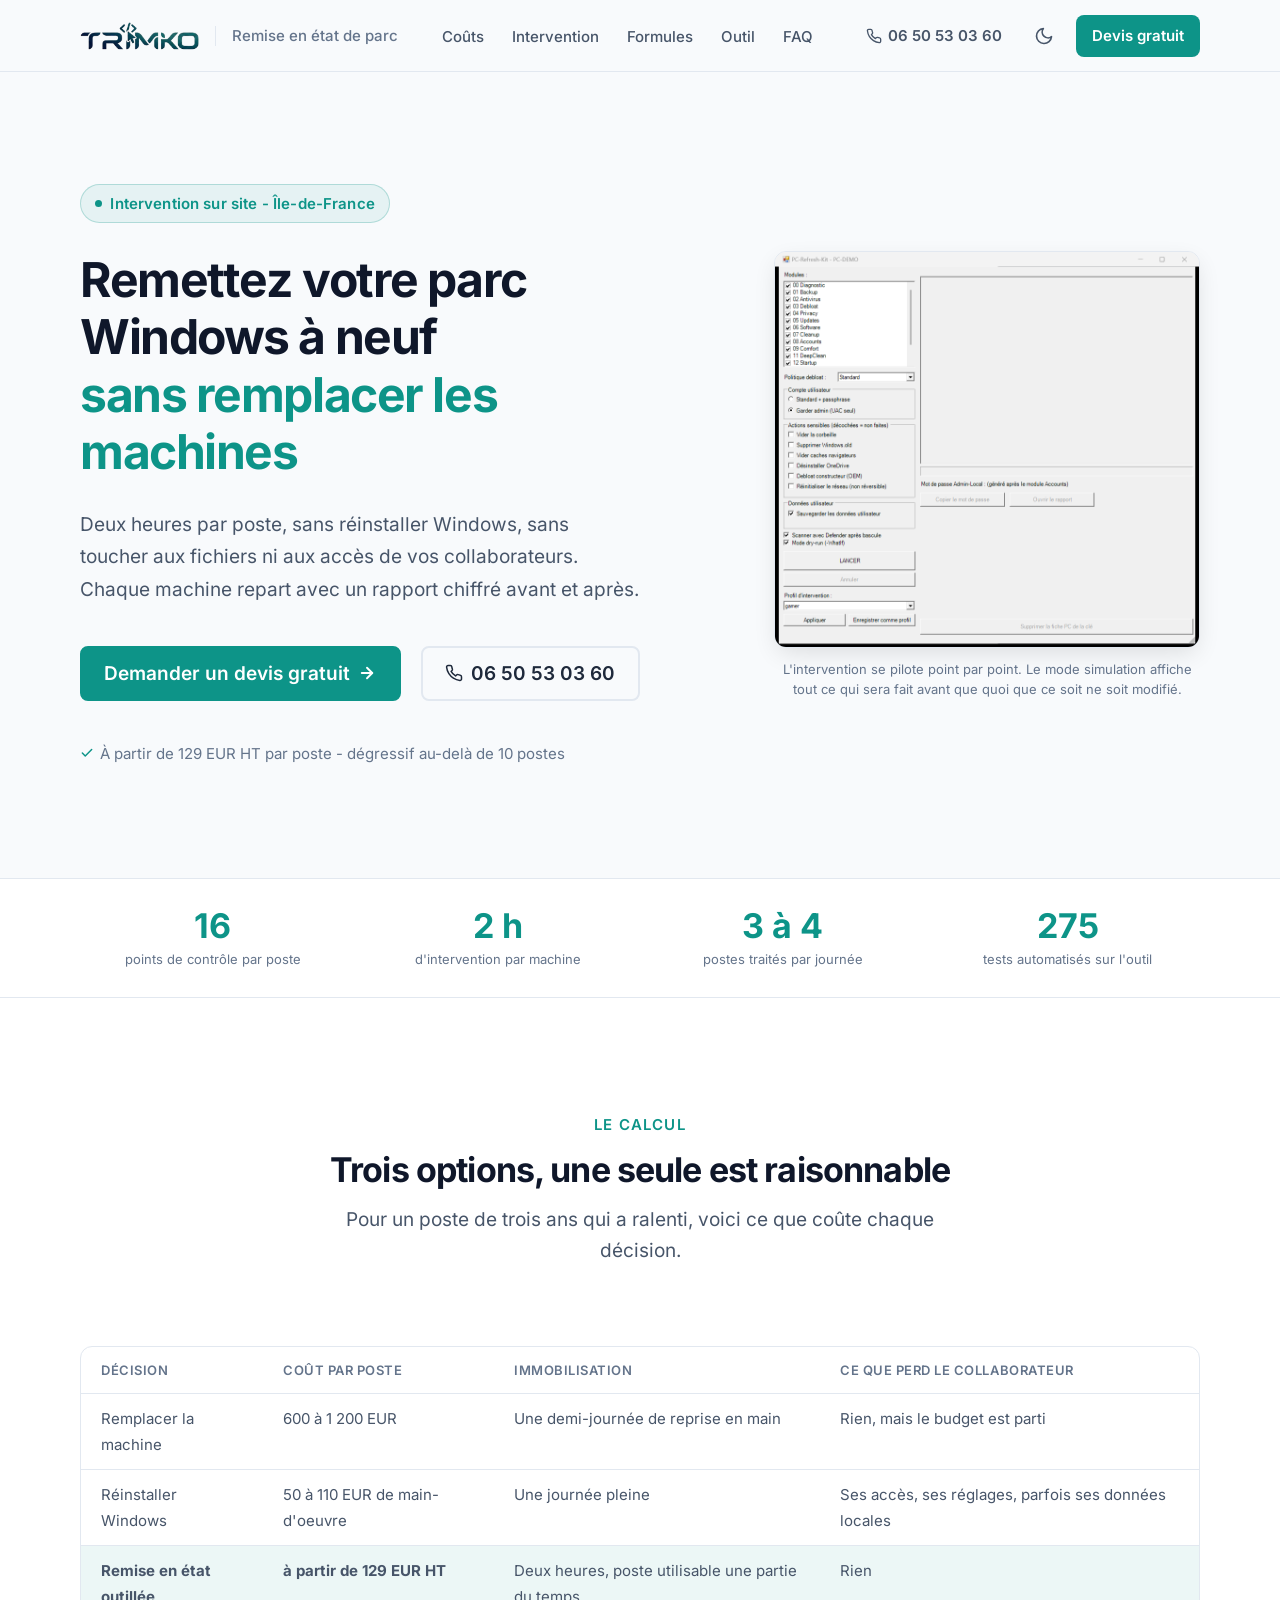
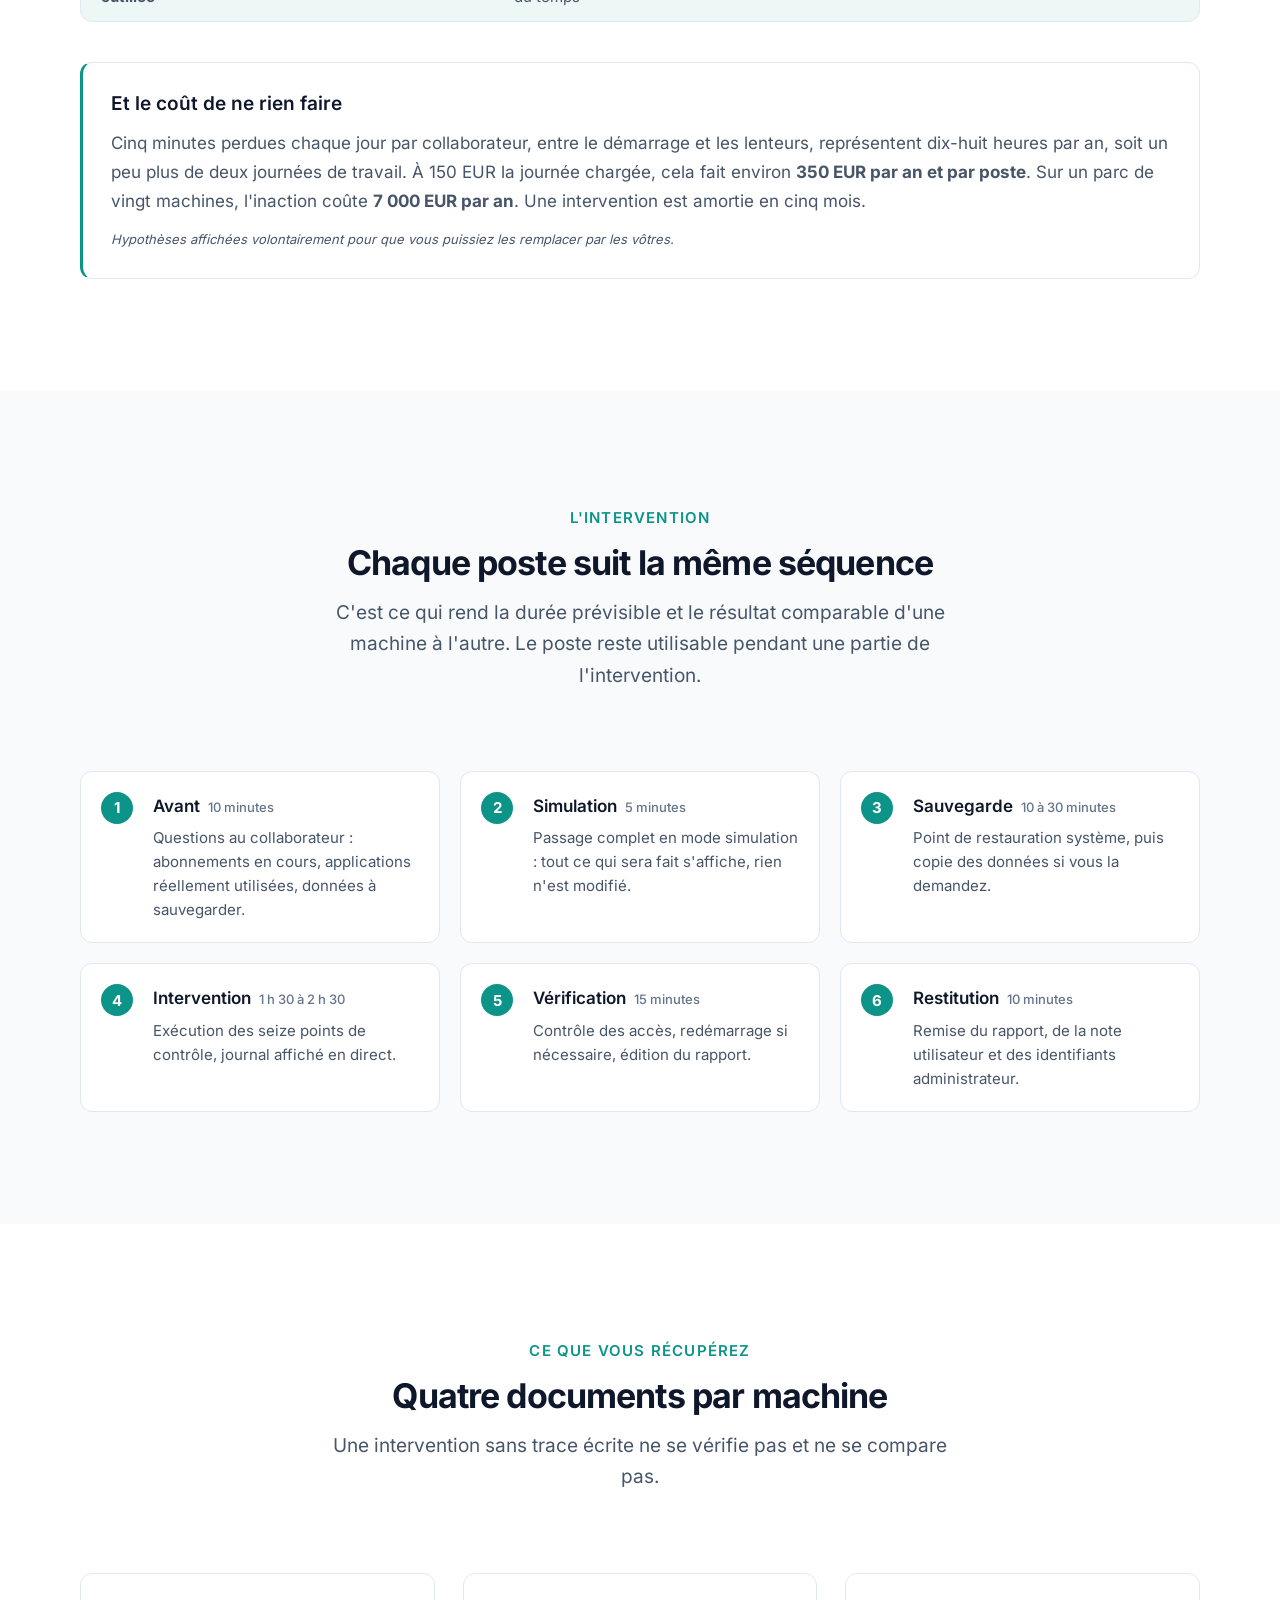
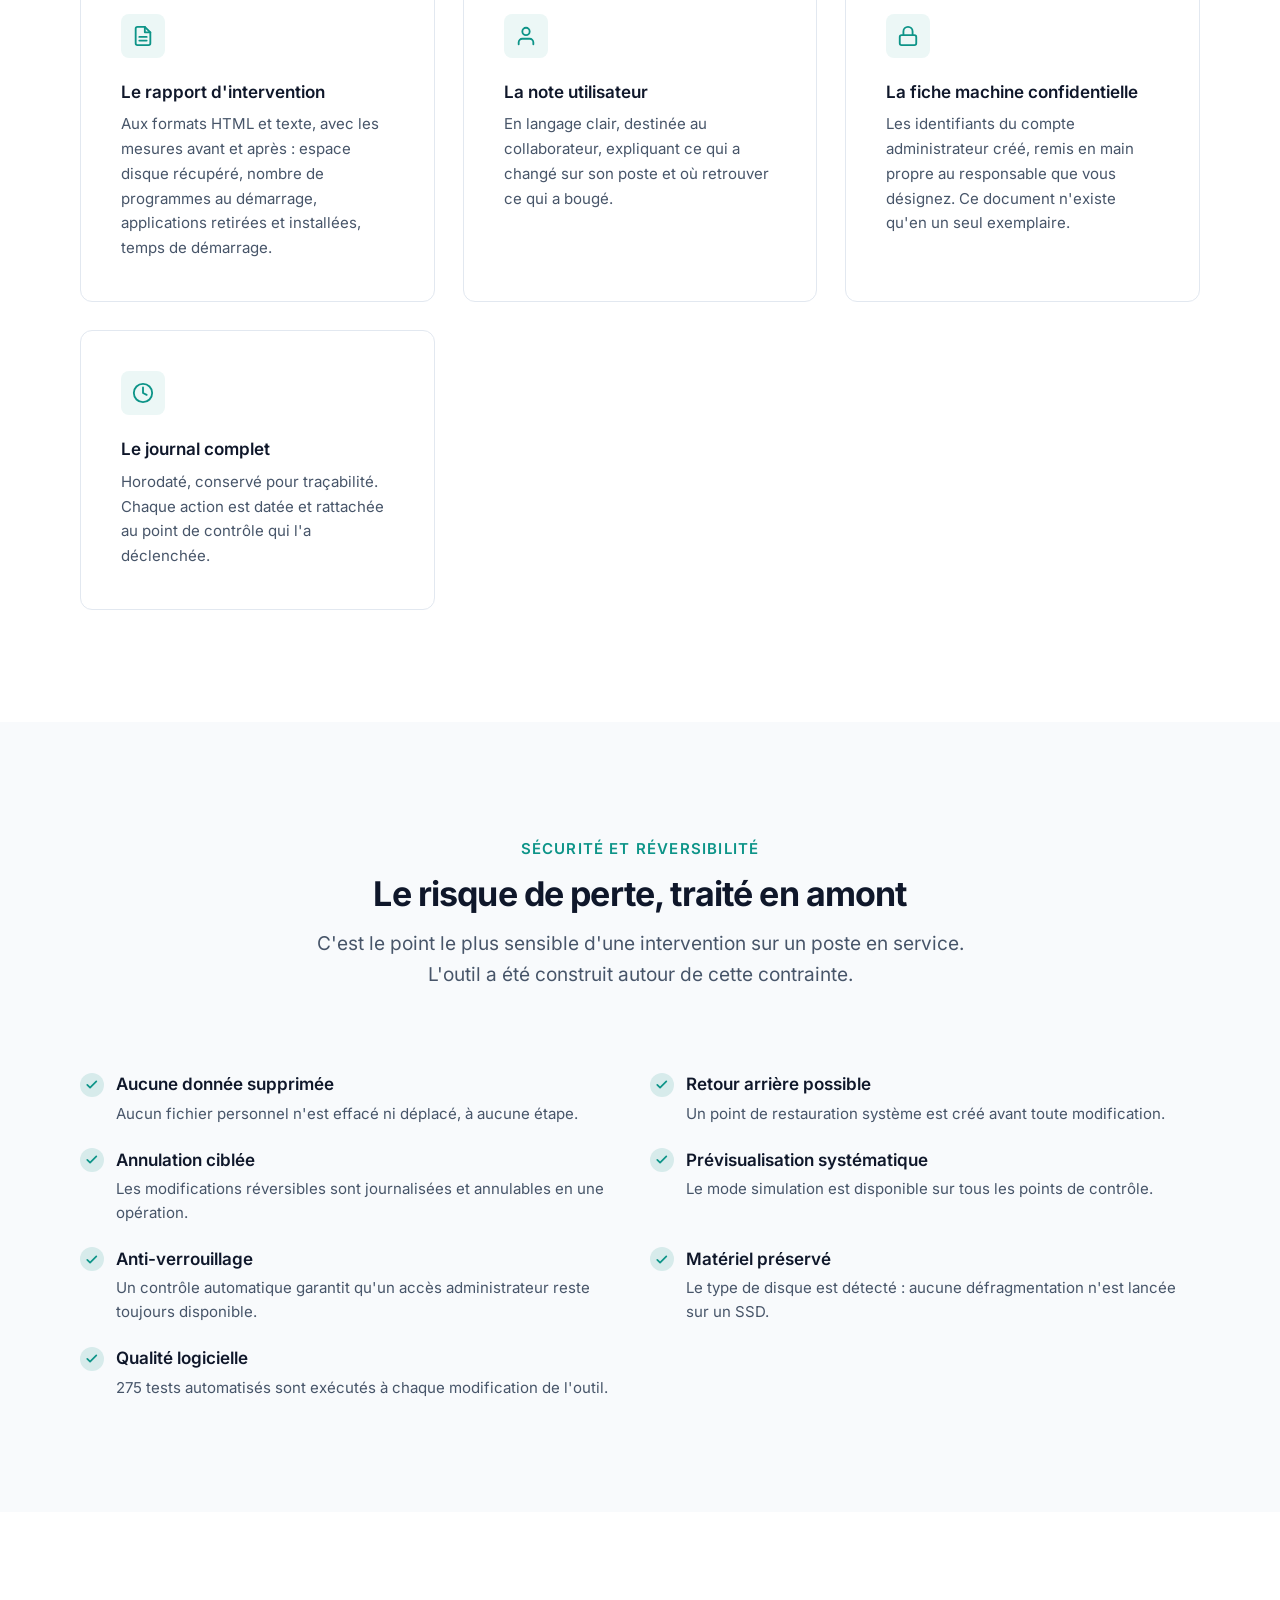
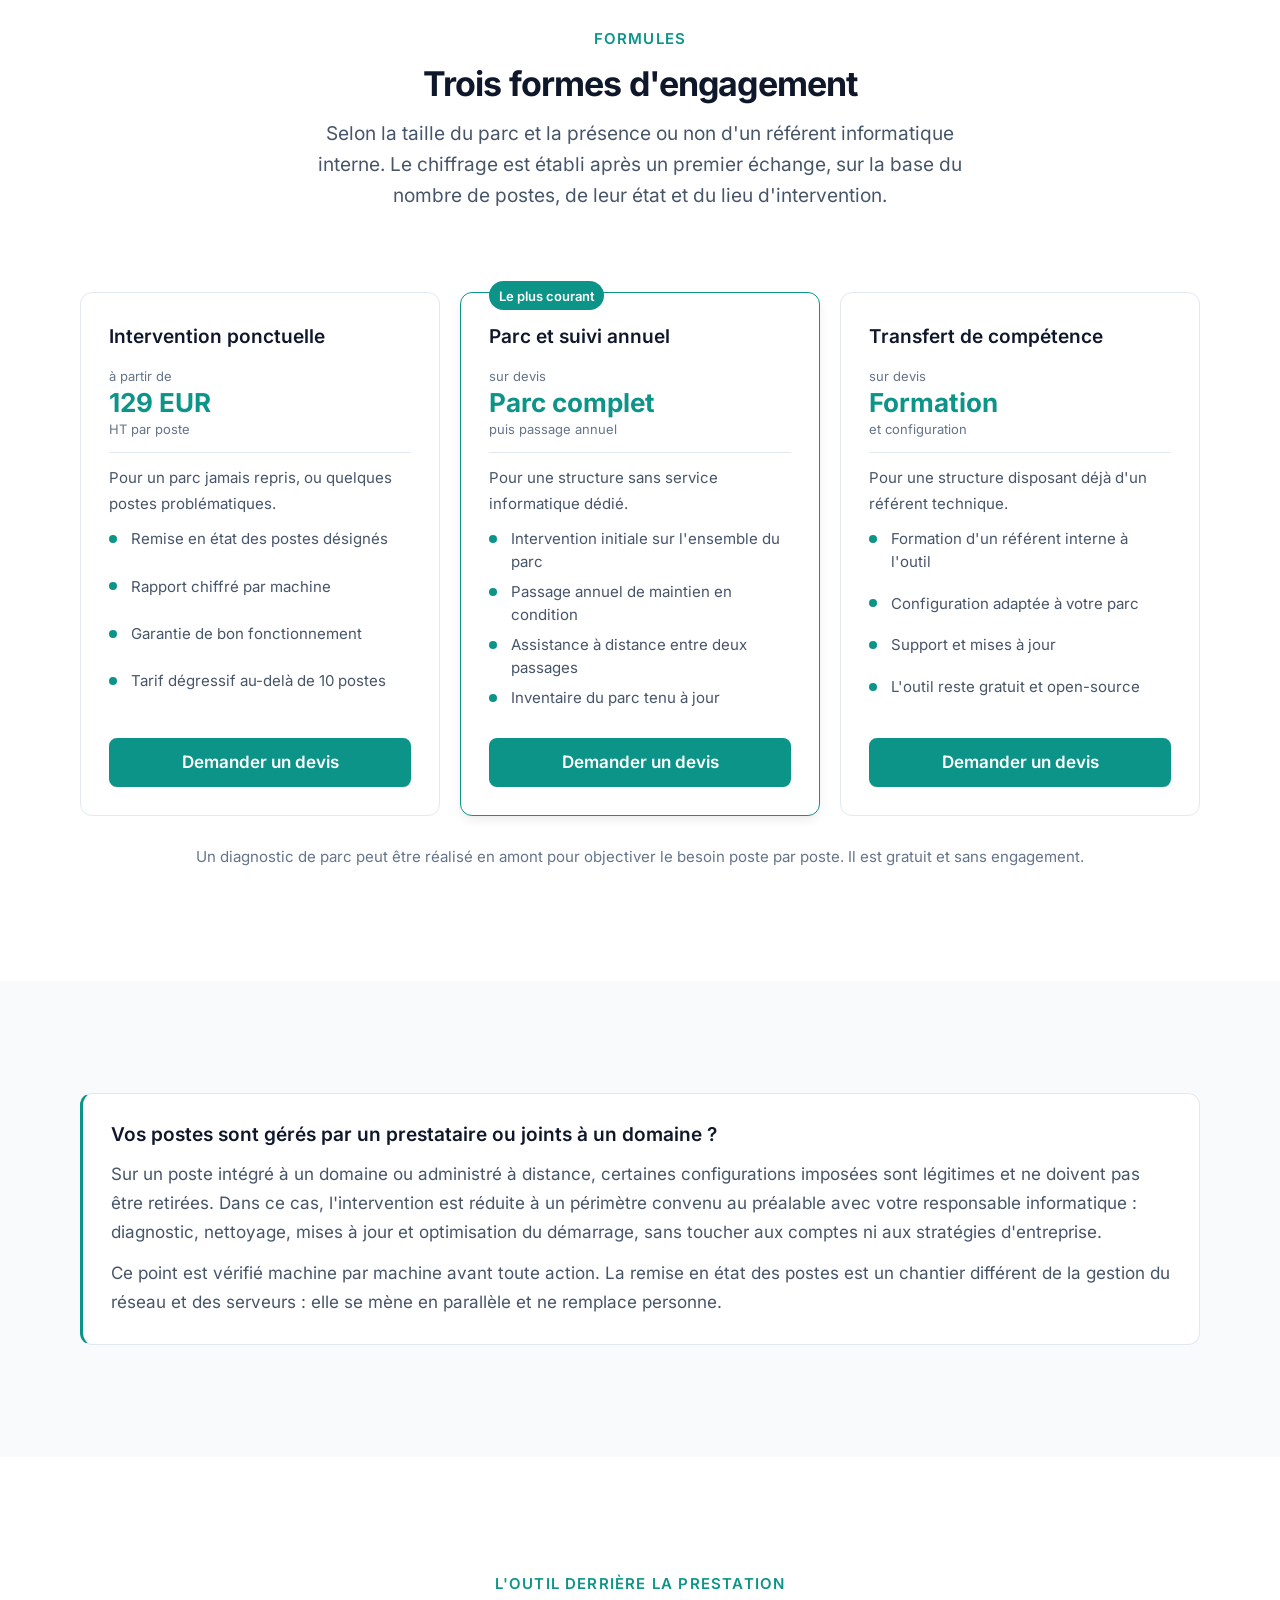
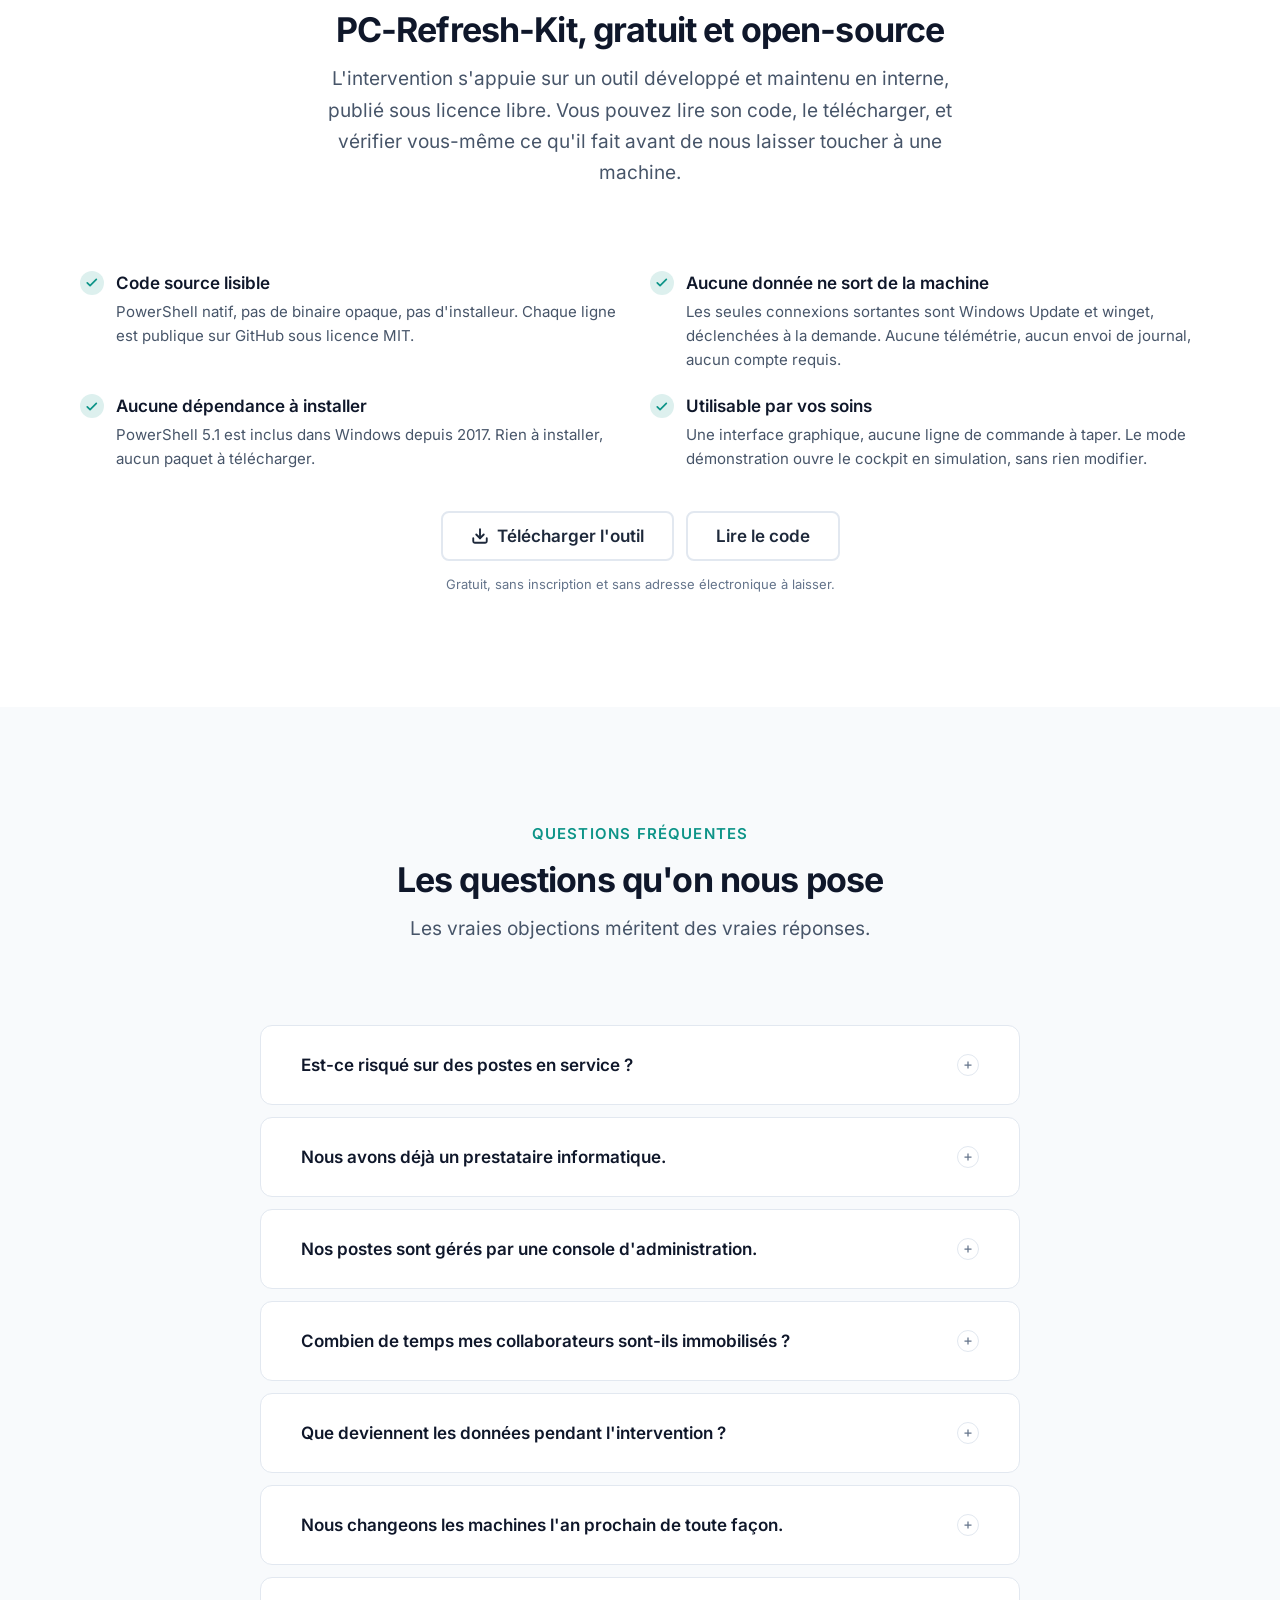
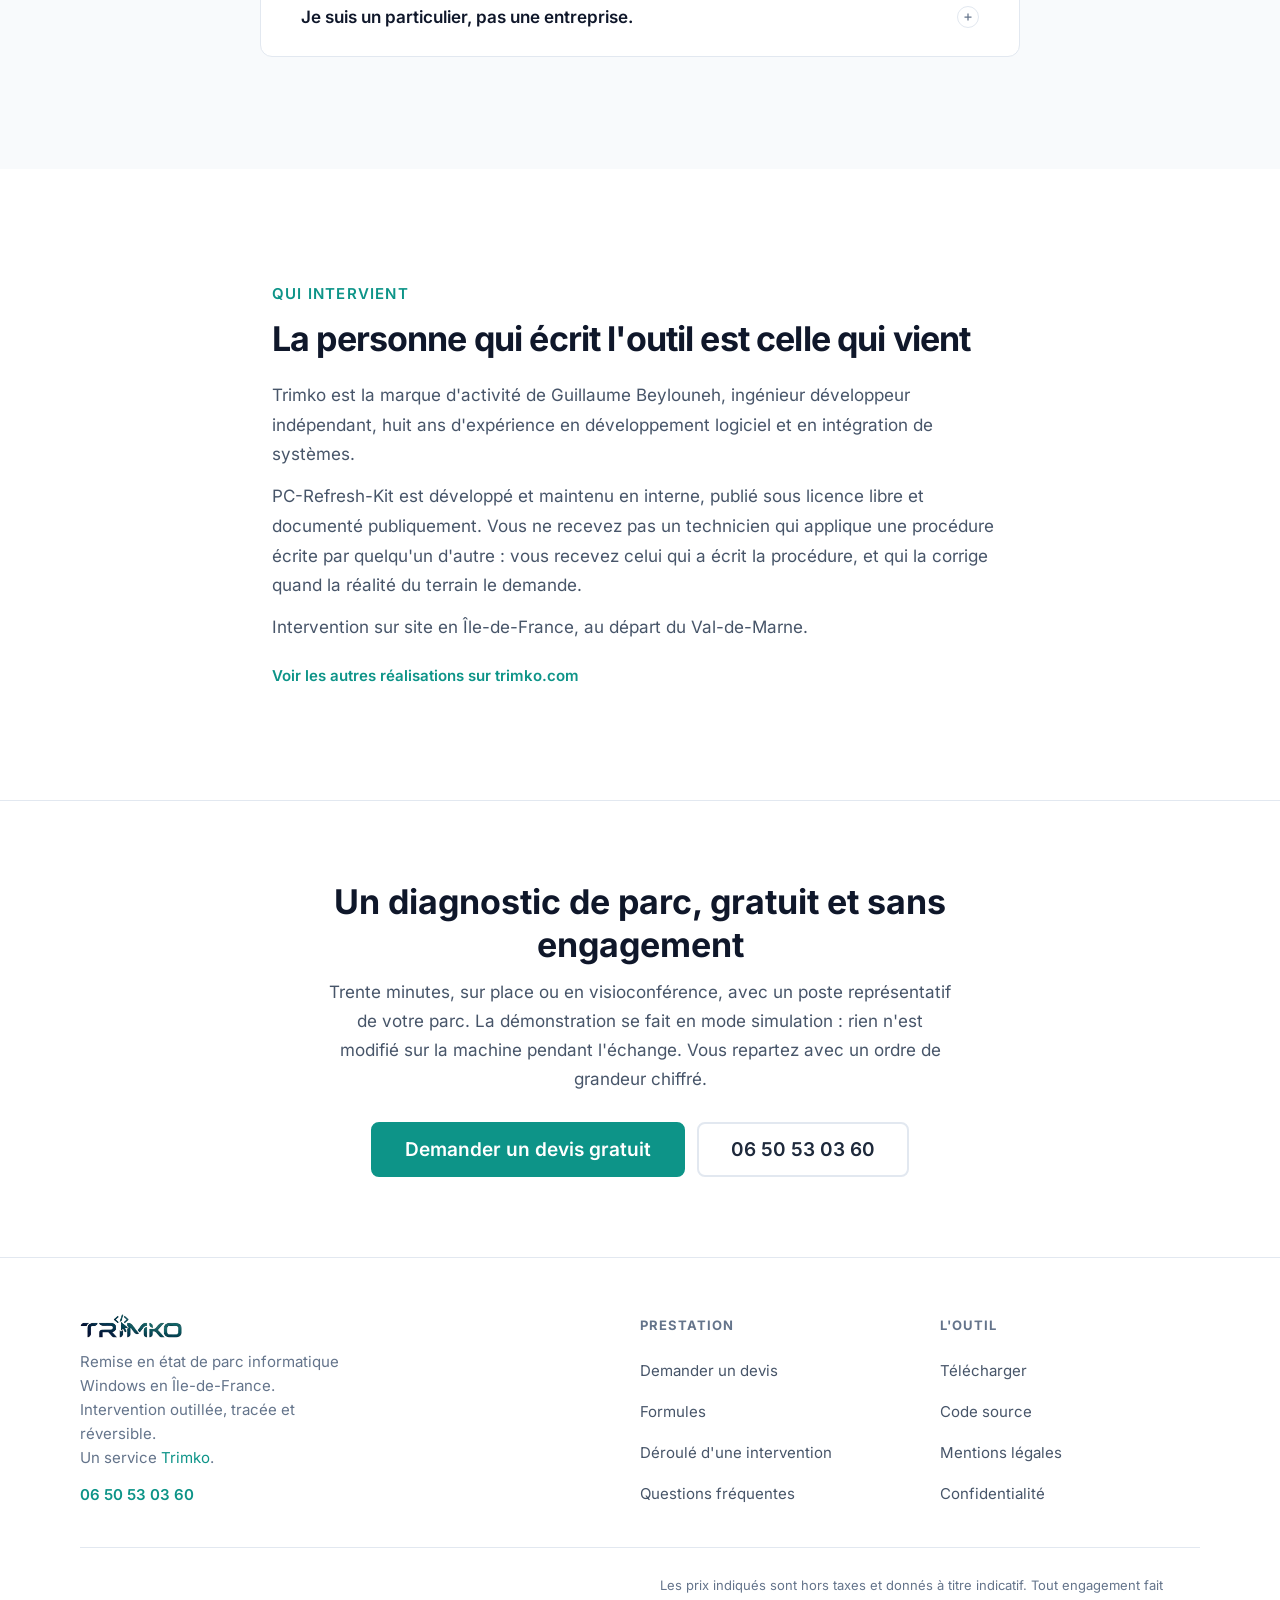
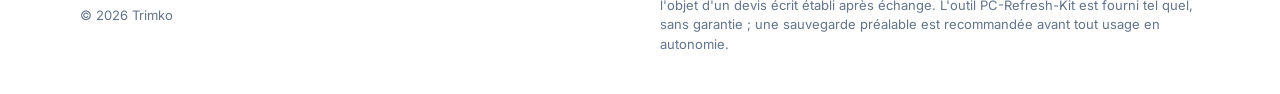
<file: index.html>
<!DOCTYPE html>
<html lang="fr" data-theme="light">
<head>
    <meta charset="UTF-8">
    <meta name="viewport" content="width=device-width, initial-scale=1.0">
    <meta name="description" content="Remise en état de parc informatique Windows en Île-de-France. Deux heures par poste, sans réinstallation, rapport chiffré avant et après. À partir de 129 EUR HT par poste.">
    <meta name="keywords" content="remise en état parc informatique, optimisation poste de travail entreprise, nettoyage PC professionnel, maintenance informatique TPE, prestataire informatique Val-de-Marne">
    <meta name="robots" content="index, follow">
    <meta name="author" content="Trimko">

    <!-- Open Graph -->
    <meta property="og:title" content="Remise en état de parc Windows sans remplacer les machines - Trimko">
    <meta property="og:description" content="Deux heures par poste, sans réinstallation, sans toucher aux fichiers ni aux accès. Rapport chiffré avant et après. À partir de 129 EUR HT par poste.">
    <meta property="og:url" content="https://kit.trimko.com/">
    <meta property="og:type" content="website">
    <meta property="og:site_name" content="Trimko">
    <meta property="og:locale" content="fr_FR">
    <meta property="og:image" content="https://kit.trimko.com/img/og-cover.png">
    <meta property="og:image:width" content="1200">
    <meta property="og:image:height" content="630">
    <meta property="og:image:alt" content="Remettez votre parc Windows à neuf sans le remplacer">

    <!-- Twitter Card -->
    <meta name="twitter:card" content="summary_large_image">
    <meta name="twitter:title" content="Remise en état de parc Windows sans remplacer les machines">
    <meta name="twitter:description" content="Deux heures par poste, rapport chiffré avant et après. À partir de 129 EUR HT par poste.">
    <meta name="twitter:image" content="https://kit.trimko.com/img/og-cover.png">

    <link rel="canonical" href="https://kit.trimko.com/">
    <link rel="icon" type="image/svg+xml" href="favicon.svg">
    <link rel="stylesheet" href="css/styles.css">

    <title>Remise en état de parc Windows - Trimko - Île-de-France</title>

    <!-- Applique le thème sauvegardé avant le rendu pour éviter le flash -->
    <script>
        (function () {
            var t = localStorage.getItem('prk-theme') || 'light';
            document.documentElement.setAttribute('data-theme', t);
        })();
    </script>

    <script type="application/ld+json">
    {
      "@context": "https://schema.org",
      "@type": "Service",
      "serviceType": "Remise en état de parc informatique Windows",
      "provider": {
        "@type": "Organization",
        "name": "Trimko",
        "url": "https://trimko.com",
        "telephone": "+33650530360"
      },
      "areaServed": {
        "@type": "AdministrativeArea",
        "name": "Île-de-France"
      },
      "description": "Remise en état de postes Windows en entreprise, sans réinstallation du système et sans modification des fichiers ni des accès des collaborateurs. Rapport chiffré avant et après pour chaque machine.",
      "offers": {
        "@type": "Offer",
        "priceCurrency": "EUR",
        "price": "129",
        "priceSpecification": {
          "@type": "UnitPriceSpecification",
          "price": "129",
          "priceCurrency": "EUR",
          "unitText": "poste",
          "valueAddedTaxIncluded": false
        }
      }
    }
    </script>
</head>
<body>

<!-- ========================================
     Header
======================================== -->
<header class="header" id="site-header">
    <nav class="nav container" aria-label="Navigation principale">
        <a href="/" class="nav__logo" aria-label="Trimko - Accueil">
            <img src="img/logo-trimko.webp" alt="Trimko" class="nav__logo-img nav__logo-img--light" width="400" height="94" loading="eager" fetchpriority="high">
            <img src="img/logo-trimko-dark.webp" alt="Trimko" class="nav__logo-img nav__logo-img--dark" width="400" height="94" loading="eager" fetchpriority="high">
            <span class="nav__logo-sep" aria-hidden="true"></span>
            <span class="nav__logo-text">Remise en état de parc</span>
        </a>

        <ul class="nav__links" role="list">
            <li><a href="#calcul" class="nav__link">Coûts</a></li>
            <li><a href="#deroule" class="nav__link">Intervention</a></li>
            <li><a href="#formules" class="nav__link">Formules</a></li>
            <li><a href="#outil" class="nav__link">Outil</a></li>
            <li><a href="#faq" class="nav__link">FAQ</a></li>
        </ul>

        <div class="nav__actions">
            <a href="tel:+33650530360" class="nav__phone" aria-label="Appeler le 06 50 53 03 60">
                <svg width="16" height="16" viewBox="0 0 24 24" fill="none" stroke="currentColor" stroke-width="2" stroke-linecap="round" stroke-linejoin="round" aria-hidden="true"><path d="M22 16.92v3a2 2 0 0 1-2.18 2 19.79 19.79 0 0 1-8.63-3.07 19.5 19.5 0 0 1-6-6 19.79 19.79 0 0 1-3.07-8.67A2 2 0 0 1 4.11 2h3a2 2 0 0 1 2 1.72 12.84 12.84 0 0 0 .7 2.81 2 2 0 0 1-.45 2.11L8.09 9.91a16 16 0 0 0 6 6l1.27-1.27a2 2 0 0 1 2.11-.45 12.84 12.84 0 0 0 2.81.7A2 2 0 0 1 22 16.92z"/></svg>
                <span class="nav__phone-text">06 50 53 03 60</span>
            </a>

            <button class="theme-toggle" data-theme-toggle aria-label="Changer de thème">
                <!-- Soleil (mode dark actif -> clic passe en light) -->
                <svg class="theme-toggle__icon theme-toggle__icon--sun" width="20" height="20" viewBox="0 0 24 24" fill="none" stroke="currentColor" stroke-width="2" stroke-linecap="round" stroke-linejoin="round" aria-hidden="true">
                    <circle cx="12" cy="12" r="5"/><line x1="12" y1="1" x2="12" y2="3"/><line x1="12" y1="21" x2="12" y2="23"/>
                    <line x1="4.22" y1="4.22" x2="5.64" y2="5.64"/><line x1="18.36" y1="18.36" x2="19.78" y2="19.78"/>
                    <line x1="1" y1="12" x2="3" y2="12"/><line x1="21" y1="12" x2="23" y2="12"/>
                    <line x1="4.22" y1="19.78" x2="5.64" y2="18.36"/><line x1="18.36" y1="5.64" x2="19.78" y2="4.22"/>
                </svg>
                <!-- Lune (mode light actif -> clic passe en dark) -->
                <svg class="theme-toggle__icon theme-toggle__icon--moon" width="20" height="20" viewBox="0 0 24 24" fill="none" stroke="currentColor" stroke-width="2" stroke-linecap="round" stroke-linejoin="round" aria-hidden="true">
                    <path d="M21 12.79A9 9 0 1 1 11.21 3 7 7 0 0 0 21 12.79z"/>
                </svg>
            </button>

            <a href="devis.html" class="btn-header-cta">Devis gratuit</a>
        </div>
    </nav>
</header>

<main id="main-content">

<!-- ========================================
     Hero
======================================== -->
<section class="hero" aria-labelledby="hero-title">
    <div class="container hero__container">

        <div class="hero__content">
            <span class="hero__badge">
                <span class="hero__badge-dot" aria-hidden="true"></span>
                Intervention sur site - Île-de-France
            </span>

            <h1 class="hero__title" id="hero-title">
                Remettez votre parc Windows à neuf<br>
                <span class="hero__title-accent">sans remplacer les machines</span>
            </h1>

            <p class="hero__subtitle">
                Deux heures par poste, sans réinstaller Windows, sans toucher aux fichiers
                ni aux accès de vos collaborateurs. Chaque machine repart avec un rapport
                chiffré avant et après.
            </p>

            <div class="hero__cta">
                <a href="devis.html" class="btn btn--primary btn--lg">
                    Demander un devis gratuit
                    <svg viewBox="0 0 24 24" fill="none" stroke="currentColor" stroke-width="2.5" stroke-linecap="round" stroke-linejoin="round" aria-hidden="true"><line x1="5" y1="12" x2="19" y2="12"/><polyline points="12 5 19 12 12 19"/></svg>
                </a>
                <a href="tel:+33650530360" class="btn btn--outline btn--lg">
                    <svg viewBox="0 0 24 24" fill="none" stroke="currentColor" stroke-width="2" stroke-linecap="round" stroke-linejoin="round" aria-hidden="true"><path d="M22 16.92v3a2 2 0 0 1-2.18 2 19.79 19.79 0 0 1-8.63-3.07 19.5 19.5 0 0 1-6-6 19.79 19.79 0 0 1-3.07-8.67A2 2 0 0 1 4.11 2h3a2 2 0 0 1 2 1.72 12.84 12.84 0 0 0 .7 2.81 2 2 0 0 1-.45 2.11L8.09 9.91a16 16 0 0 0 6 6l1.27-1.27a2 2 0 0 1 2.11-.45 12.84 12.84 0 0 0 2.81.7A2 2 0 0 1 22 16.92z"/></svg>
                    06 50 53 03 60
                </a>
            </div>

            <p class="hero__note">
                <svg viewBox="0 0 24 24" fill="none" stroke="currentColor" stroke-width="2.5" stroke-linecap="round" stroke-linejoin="round" aria-hidden="true"><polyline points="20 6 9 17 4 12"/></svg>
                À partir de 129 EUR HT par poste - dégressif au-delà de 10 postes
            </p>
        </div>

        <div class="hero__visual">
            <figure class="hero__figure">
                <img src="img/gui-cockpit.png"
                     alt="Écran de pilotage de l'intervention : liste des points de contrôle, mode simulation activé, journal d'exécution en direct"
                     width="900" height="840" loading="eager" decoding="async" fetchpriority="high">
                <figcaption>
                    L'intervention se pilote point par point. Le mode simulation affiche
                    tout ce qui sera fait avant que quoi que ce soit ne soit modifié.
                </figcaption>
            </figure>
        </div>

    </div>
</section>

<!-- ========================================
     Bandeau de chiffres
======================================== -->
<section class="stat-band" aria-label="Chiffres clés de l'intervention">
    <div class="container stat-band__grid">
        <div class="stat">
            <span class="stat__value">16</span>
            <span class="stat__label">points de contrôle par poste</span>
        </div>
        <div class="stat">
            <span class="stat__value">2 h</span>
            <span class="stat__label">d'intervention par machine</span>
        </div>
        <div class="stat">
            <span class="stat__value">3 à 4</span>
            <span class="stat__label">postes traités par journée</span>
        </div>
        <div class="stat">
            <span class="stat__value">275</span>
            <span class="stat__label">tests automatisés sur l'outil</span>
        </div>
    </div>
</section>

<!-- ========================================
     Le calcul
======================================== -->
<section id="calcul" class="section section--alt" aria-labelledby="calcul-title">
    <div class="container">
        <header class="section__header">
            <span class="section__eyebrow">Le calcul</span>
            <h2 class="section__title" id="calcul-title">Trois options, une seule est raisonnable</h2>
            <p class="section__subtitle">
                Pour un poste de trois ans qui a ralenti, voici ce que coûte chaque décision.
            </p>
        </header>

        <div class="compare-wrapper" role="region" aria-label="Comparaison du coût des trois options">
            <table class="compare-table">
                <thead>
                    <tr>
                        <th scope="col">Décision</th>
                        <th scope="col">Coût par poste</th>
                        <th scope="col">Immobilisation</th>
                        <th scope="col">Ce que perd le collaborateur</th>
                    </tr>
                </thead>
                <tbody>
                    <tr>
                        <td data-label="Décision">Remplacer la machine</td>
                        <td data-label="Coût par poste">600 à 1 200 EUR</td>
                        <td data-label="Immobilisation">Une demi-journée de reprise en main</td>
                        <td data-label="Ce qu'il perd">Rien, mais le budget est parti</td>
                    </tr>
                    <tr>
                        <td data-label="Décision">Réinstaller Windows</td>
                        <td data-label="Coût par poste">50 à 110 EUR de main-d'oeuvre</td>
                        <td data-label="Immobilisation">Une journée pleine</td>
                        <td data-label="Ce qu'il perd">Ses accès, ses réglages, parfois ses données locales</td>
                    </tr>
                    <tr class="compare-table__row--highlight">
                        <td data-label="Décision"><strong>Remise en état outillée</strong></td>
                        <td data-label="Coût par poste"><strong>à partir de 129 EUR HT</strong></td>
                        <td data-label="Immobilisation">Deux heures, poste utilisable une partie du temps</td>
                        <td data-label="Ce qu'il perd">Rien</td>
                    </tr>
                </tbody>
            </table>
        </div>

        <aside class="callout">
            <h3 class="callout__title">Et le coût de ne rien faire</h3>
            <p>
                Cinq minutes perdues chaque jour par collaborateur, entre le démarrage et
                les lenteurs, représentent dix-huit heures par an, soit un peu plus de deux
                journées de travail. À 150 EUR la journée chargée, cela fait environ
                <strong>350 EUR par an et par poste</strong>. Sur un parc de vingt machines,
                l'inaction coûte <strong>7 000 EUR par an</strong>. Une intervention est
                amortie en cinq mois.
            </p>
            <p class="callout__note">
                Hypothèses affichées volontairement pour que vous puissiez les remplacer par
                les vôtres.
            </p>
        </aside>
    </div>
</section>

<!-- ========================================
     Déroulé
======================================== -->
<section id="deroule" class="section" aria-labelledby="deroule-title">
    <div class="container">
        <header class="section__header">
            <span class="section__eyebrow">L'intervention</span>
            <h2 class="section__title" id="deroule-title">Chaque poste suit la même séquence</h2>
            <p class="section__subtitle">
                C'est ce qui rend la durée prévisible et le résultat comparable d'une machine
                à l'autre. Le poste reste utilisable pendant une partie de l'intervention.
            </p>
        </header>

        <ol class="steps" role="list">
            <li class="step">
                <span class="step__num" aria-hidden="true">1</span>
                <div class="step__body">
                    <h3 class="step__title">Avant<span class="step__time">10 minutes</span></h3>
                    <p class="step__text">Questions au collaborateur : abonnements en cours, applications réellement utilisées, données à sauvegarder.</p>
                </div>
            </li>
            <li class="step">
                <span class="step__num" aria-hidden="true">2</span>
                <div class="step__body">
                    <h3 class="step__title">Simulation<span class="step__time">5 minutes</span></h3>
                    <p class="step__text">Passage complet en mode simulation : tout ce qui sera fait s'affiche, rien n'est modifié.</p>
                </div>
            </li>
            <li class="step">
                <span class="step__num" aria-hidden="true">3</span>
                <div class="step__body">
                    <h3 class="step__title">Sauvegarde<span class="step__time">10 à 30 minutes</span></h3>
                    <p class="step__text">Point de restauration système, puis copie des données si vous la demandez.</p>
                </div>
            </li>
            <li class="step">
                <span class="step__num" aria-hidden="true">4</span>
                <div class="step__body">
                    <h3 class="step__title">Intervention<span class="step__time">1 h 30 à 2 h 30</span></h3>
                    <p class="step__text">Exécution des seize points de contrôle, journal affiché en direct.</p>
                </div>
            </li>
            <li class="step">
                <span class="step__num" aria-hidden="true">5</span>
                <div class="step__body">
                    <h3 class="step__title">Vérification<span class="step__time">15 minutes</span></h3>
                    <p class="step__text">Contrôle des accès, redémarrage si nécessaire, édition du rapport.</p>
                </div>
            </li>
            <li class="step">
                <span class="step__num" aria-hidden="true">6</span>
                <div class="step__body">
                    <h3 class="step__title">Restitution<span class="step__time">10 minutes</span></h3>
                    <p class="step__text">Remise du rapport, de la note utilisateur et des identifiants administrateur.</p>
                </div>
            </li>
        </ol>
    </div>
</section>

<!-- ========================================
     Livrables
======================================== -->
<section class="section section--alt" aria-labelledby="livrables-title">
    <div class="container">
        <header class="section__header">
            <span class="section__eyebrow">Ce que vous récupérez</span>
            <h2 class="section__title" id="livrables-title">Quatre documents par machine</h2>
            <p class="section__subtitle">
                Une intervention sans trace écrite ne se vérifie pas et ne se compare pas.
            </p>
        </header>

        <div class="trust-grid">

            <article class="trust-card">
                <div class="trust-card__icon" aria-hidden="true">
                    <svg viewBox="0 0 24 24"><path d="M14 2H6a2 2 0 0 0-2 2v16a2 2 0 0 0 2 2h12a2 2 0 0 0 2-2V8z"/><polyline points="14 2 14 8 20 8"/><line x1="16" y1="13" x2="8" y2="13"/><line x1="16" y1="17" x2="8" y2="17"/></svg>
                </div>
                <h3 class="trust-card__title">Le rapport d'intervention</h3>
                <p class="trust-card__text">Aux formats HTML et texte, avec les mesures avant et après : espace disque récupéré, nombre de programmes au démarrage, applications retirées et installées, temps de démarrage.</p>
            </article>

            <article class="trust-card">
                <div class="trust-card__icon" aria-hidden="true">
                    <svg viewBox="0 0 24 24"><path d="M20 21v-2a4 4 0 0 0-4-4H8a4 4 0 0 0-4 4v2"/><circle cx="12" cy="7" r="4"/></svg>
                </div>
                <h3 class="trust-card__title">La note utilisateur</h3>
                <p class="trust-card__text">En langage clair, destinée au collaborateur, expliquant ce qui a changé sur son poste et où retrouver ce qui a bougé.</p>
            </article>

            <article class="trust-card">
                <div class="trust-card__icon" aria-hidden="true">
                    <svg viewBox="0 0 24 24"><rect x="3" y="11" width="18" height="11" rx="2" ry="2"/><path d="M7 11V7a5 5 0 0 1 10 0v4"/></svg>
                </div>
                <h3 class="trust-card__title">La fiche machine confidentielle</h3>
                <p class="trust-card__text">Les identifiants du compte administrateur créé, remis en main propre au responsable que vous désignez. Ce document n'existe qu'en un seul exemplaire.</p>
            </article>

            <article class="trust-card">
                <div class="trust-card__icon" aria-hidden="true">
                    <svg viewBox="0 0 24 24"><polyline points="12 6 12 12 16 14"/><circle cx="12" cy="12" r="10"/></svg>
                </div>
                <h3 class="trust-card__title">Le journal complet</h3>
                <p class="trust-card__text">Horodaté, conservé pour traçabilité. Chaque action est datée et rattachée au point de contrôle qui l'a déclenchée.</p>
            </article>

        </div>
    </div>
</section>

<!-- ========================================
     Garanties
======================================== -->
<section id="garanties" class="section" aria-labelledby="garanties-title">
    <div class="container">
        <header class="section__header">
            <span class="section__eyebrow">Sécurité et réversibilité</span>
            <h2 class="section__title" id="garanties-title">Le risque de perte, traité en amont</h2>
            <p class="section__subtitle">
                C'est le point le plus sensible d'une intervention sur un poste en service.
                L'outil a été construit autour de cette contrainte.
            </p>
        </header>

        <ul class="guarantee-list" role="list">
            <li class="guarantee">
                <span class="guarantee__mark" aria-hidden="true">
                    <svg viewBox="0 0 24 24" fill="none" stroke="currentColor" stroke-width="3" stroke-linecap="round" stroke-linejoin="round"><polyline points="20 6 9 17 4 12"/></svg>
                </span>
                <div>
                    <h3 class="guarantee__title">Aucune donnée supprimée</h3>
                    <p class="guarantee__text">Aucun fichier personnel n'est effacé ni déplacé, à aucune étape.</p>
                </div>
            </li>
            <li class="guarantee">
                <span class="guarantee__mark" aria-hidden="true">
                    <svg viewBox="0 0 24 24" fill="none" stroke="currentColor" stroke-width="3" stroke-linecap="round" stroke-linejoin="round"><polyline points="20 6 9 17 4 12"/></svg>
                </span>
                <div>
                    <h3 class="guarantee__title">Retour arrière possible</h3>
                    <p class="guarantee__text">Un point de restauration système est créé avant toute modification.</p>
                </div>
            </li>
            <li class="guarantee">
                <span class="guarantee__mark" aria-hidden="true">
                    <svg viewBox="0 0 24 24" fill="none" stroke="currentColor" stroke-width="3" stroke-linecap="round" stroke-linejoin="round"><polyline points="20 6 9 17 4 12"/></svg>
                </span>
                <div>
                    <h3 class="guarantee__title">Annulation ciblée</h3>
                    <p class="guarantee__text">Les modifications réversibles sont journalisées et annulables en une opération.</p>
                </div>
            </li>
            <li class="guarantee">
                <span class="guarantee__mark" aria-hidden="true">
                    <svg viewBox="0 0 24 24" fill="none" stroke="currentColor" stroke-width="3" stroke-linecap="round" stroke-linejoin="round"><polyline points="20 6 9 17 4 12"/></svg>
                </span>
                <div>
                    <h3 class="guarantee__title">Prévisualisation systématique</h3>
                    <p class="guarantee__text">Le mode simulation est disponible sur tous les points de contrôle.</p>
                </div>
            </li>
            <li class="guarantee">
                <span class="guarantee__mark" aria-hidden="true">
                    <svg viewBox="0 0 24 24" fill="none" stroke="currentColor" stroke-width="3" stroke-linecap="round" stroke-linejoin="round"><polyline points="20 6 9 17 4 12"/></svg>
                </span>
                <div>
                    <h3 class="guarantee__title">Anti-verrouillage</h3>
                    <p class="guarantee__text">Un contrôle automatique garantit qu'un accès administrateur reste toujours disponible.</p>
                </div>
            </li>
            <li class="guarantee">
                <span class="guarantee__mark" aria-hidden="true">
                    <svg viewBox="0 0 24 24" fill="none" stroke="currentColor" stroke-width="3" stroke-linecap="round" stroke-linejoin="round"><polyline points="20 6 9 17 4 12"/></svg>
                </span>
                <div>
                    <h3 class="guarantee__title">Matériel préservé</h3>
                    <p class="guarantee__text">Le type de disque est détecté : aucune défragmentation n'est lancée sur un SSD.</p>
                </div>
            </li>
            <li class="guarantee">
                <span class="guarantee__mark" aria-hidden="true">
                    <svg viewBox="0 0 24 24" fill="none" stroke="currentColor" stroke-width="3" stroke-linecap="round" stroke-linejoin="round"><polyline points="20 6 9 17 4 12"/></svg>
                </span>
                <div>
                    <h3 class="guarantee__title">Qualité logicielle</h3>
                    <p class="guarantee__text">275 tests automatisés sont exécutés à chaque modification de l'outil.</p>
                </div>
            </li>
        </ul>
    </div>
</section>

<!-- ========================================
     Formules
======================================== -->
<section id="formules" class="section section--alt" aria-labelledby="formules-title">
    <div class="container">
        <header class="section__header">
            <span class="section__eyebrow">Formules</span>
            <h2 class="section__title" id="formules-title">Trois formes d'engagement</h2>
            <p class="section__subtitle">
                Selon la taille du parc et la présence ou non d'un référent informatique interne.
                Le chiffrage est établi après un premier échange, sur la base du nombre de postes,
                de leur état et du lieu d'intervention.
            </p>
        </header>

        <div class="offer-grid">

            <article class="offer-card">
                <h3 class="offer-card__name">Intervention ponctuelle</h3>
                <p class="offer-card__price">
                    <span class="offer-card__from">à partir de</span>
                    <span class="offer-card__amount">129 EUR</span>
                    <span class="offer-card__unit">HT par poste</span>
                </p>
                <p class="offer-card__for">Pour un parc jamais repris, ou quelques postes problématiques.</p>
                <ul class="offer-card__list" role="list">
                    <li>Remise en état des postes désignés</li>
                    <li>Rapport chiffré par machine</li>
                    <li>Garantie de bon fonctionnement</li>
                    <li>Tarif dégressif au-delà de 10 postes</li>
                </ul>
                <a href="devis.html" class="btn btn--primary offer-card__cta">Demander un devis</a>
            </article>

            <article class="offer-card offer-card--featured">
                <span class="offer-card__tag">Le plus courant</span>
                <h3 class="offer-card__name">Parc et suivi annuel</h3>
                <p class="offer-card__price">
                    <span class="offer-card__from">sur devis</span>
                    <span class="offer-card__amount">Parc complet</span>
                    <span class="offer-card__unit">puis passage annuel</span>
                </p>
                <p class="offer-card__for">Pour une structure sans service informatique dédié.</p>
                <ul class="offer-card__list" role="list">
                    <li>Intervention initiale sur l'ensemble du parc</li>
                    <li>Passage annuel de maintien en condition</li>
                    <li>Assistance à distance entre deux passages</li>
                    <li>Inventaire du parc tenu à jour</li>
                </ul>
                <a href="devis.html" class="btn btn--primary offer-card__cta">Demander un devis</a>
            </article>

            <article class="offer-card">
                <h3 class="offer-card__name">Transfert de compétence</h3>
                <p class="offer-card__price">
                    <span class="offer-card__from">sur devis</span>
                    <span class="offer-card__amount">Formation</span>
                    <span class="offer-card__unit">et configuration</span>
                </p>
                <p class="offer-card__for">Pour une structure disposant déjà d'un référent technique.</p>
                <ul class="offer-card__list" role="list">
                    <li>Formation d'un référent interne à l'outil</li>
                    <li>Configuration adaptée à votre parc</li>
                    <li>Support et mises à jour</li>
                    <li>L'outil reste gratuit et open-source</li>
                </ul>
                <a href="devis.html" class="btn btn--primary offer-card__cta">Demander un devis</a>
            </article>

        </div>

        <p class="offer-note">
            Un diagnostic de parc peut être réalisé en amont pour objectiver le besoin poste par poste.
            Il est gratuit et sans engagement.
        </p>
    </div>
</section>

<!-- ========================================
     Postes administrés
======================================== -->
<section class="section" aria-labelledby="domaine-title">
    <div class="container">
        <div class="callout callout--wide">
            <h2 class="callout__title" id="domaine-title">Vos postes sont gérés par un prestataire ou joints à un domaine ?</h2>
            <p>
                Sur un poste intégré à un domaine ou administré à distance, certaines
                configurations imposées sont légitimes et ne doivent pas être retirées.
                Dans ce cas, l'intervention est réduite à un périmètre convenu au préalable
                avec votre responsable informatique : diagnostic, nettoyage, mises à jour
                et optimisation du démarrage, sans toucher aux comptes ni aux stratégies
                d'entreprise.
            </p>
            <p>
                Ce point est vérifié machine par machine avant toute action. La remise en
                état des postes est un chantier différent de la gestion du réseau et des
                serveurs : elle se mène en parallèle et ne remplace personne.
            </p>
        </div>
    </div>
</section>

<!-- ========================================
     L'outil
======================================== -->
<section id="outil" class="section section--alt" aria-labelledby="outil-title">
    <div class="container">
        <header class="section__header">
            <span class="section__eyebrow">L'outil derrière la prestation</span>
            <h2 class="section__title" id="outil-title">PC-Refresh-Kit, gratuit et open-source</h2>
            <p class="section__subtitle">
                L'intervention s'appuie sur un outil développé et maintenu en interne, publié
                sous licence libre. Vous pouvez lire son code, le télécharger, et vérifier
                vous-même ce qu'il fait avant de nous laisser toucher à une machine.
            </p>
        </header>

        <ul class="guarantee-list" role="list">
            <li class="guarantee">
                <span class="guarantee__mark" aria-hidden="true">
                    <svg viewBox="0 0 24 24" fill="none" stroke="currentColor" stroke-width="3" stroke-linecap="round" stroke-linejoin="round"><polyline points="20 6 9 17 4 12"/></svg>
                </span>
                <div>
                    <h3 class="guarantee__title">Code source lisible</h3>
                    <p class="guarantee__text">PowerShell natif, pas de binaire opaque, pas d'installeur. Chaque ligne est publique sur GitHub sous licence MIT.</p>
                </div>
            </li>
            <li class="guarantee">
                <span class="guarantee__mark" aria-hidden="true">
                    <svg viewBox="0 0 24 24" fill="none" stroke="currentColor" stroke-width="3" stroke-linecap="round" stroke-linejoin="round"><polyline points="20 6 9 17 4 12"/></svg>
                </span>
                <div>
                    <h3 class="guarantee__title">Aucune donnée ne sort de la machine</h3>
                    <p class="guarantee__text">Les seules connexions sortantes sont Windows Update et winget, déclenchées à la demande. Aucune télémétrie, aucun envoi de journal, aucun compte requis.</p>
                </div>
            </li>
            <li class="guarantee">
                <span class="guarantee__mark" aria-hidden="true">
                    <svg viewBox="0 0 24 24" fill="none" stroke="currentColor" stroke-width="3" stroke-linecap="round" stroke-linejoin="round"><polyline points="20 6 9 17 4 12"/></svg>
                </span>
                <div>
                    <h3 class="guarantee__title">Aucune dépendance à installer</h3>
                    <p class="guarantee__text">PowerShell 5.1 est inclus dans Windows depuis 2017. Rien à installer, aucun paquet à télécharger.</p>
                </div>
            </li>
            <li class="guarantee">
                <span class="guarantee__mark" aria-hidden="true">
                    <svg viewBox="0 0 24 24" fill="none" stroke="currentColor" stroke-width="3" stroke-linecap="round" stroke-linejoin="round"><polyline points="20 6 9 17 4 12"/></svg>
                </span>
                <div>
                    <h3 class="guarantee__title">Utilisable par vos soins</h3>
                    <p class="guarantee__text">Une interface graphique, aucune ligne de commande à taper. Le mode démonstration ouvre le cockpit en simulation, sans rien modifier.</p>
                </div>
            </li>
        </ul>

        <div class="tool-actions">
            <a href="https://github.com/trimko-labs/PC-Refresh-Kit/releases/latest"
               class="btn btn--outline" target="_blank" rel="noopener noreferrer">
                <svg viewBox="0 0 24 24" fill="none" stroke="currentColor" stroke-width="2.5" stroke-linecap="round" stroke-linejoin="round" aria-hidden="true"><path d="M21 15v4a2 2 0 0 1-2 2H5a2 2 0 0 1-2-2v-4"/><polyline points="7 10 12 15 17 10"/><line x1="12" y1="15" x2="12" y2="3"/></svg>
                Télécharger l'outil
            </a>
            <a href="https://github.com/trimko-labs/PC-Refresh-Kit"
               class="btn btn--outline" target="_blank" rel="noopener noreferrer">
                Lire le code
            </a>
        </div>
        <p class="tool-note">
            Gratuit, sans inscription et sans adresse électronique à laisser.
        </p>
    </div>
</section>

<!-- ========================================
     Questions
======================================== -->
<section id="faq" class="section" aria-labelledby="faq-title">
    <div class="container">
        <header class="section__header">
            <span class="section__eyebrow">Questions fréquentes</span>
            <h2 class="section__title" id="faq-title">Les questions qu'on nous pose</h2>
            <p class="section__subtitle">
                Les vraies objections méritent des vraies réponses.
            </p>
        </header>

        <div class="faq-list" role="list">

            <div class="faq-item" role="listitem">
                <button class="faq-question" aria-expanded="false" aria-controls="faq-1-answer">
                    Est-ce risqué sur des postes en service ?
                    <span class="faq-question__icon" aria-hidden="true">
                        <svg viewBox="0 0 24 24"><line x1="12" y1="5" x2="12" y2="19"/><line x1="5" y1="12" x2="19" y2="12"/></svg>
                    </span>
                </button>
                <div class="faq-answer" id="faq-1-answer" role="region">
                    <div class="faq-answer__inner">
                        <p>Aucun fichier n'est supprimé. Un point de restauration est créé avant chaque intervention et les modifications réversibles sont annulables en une opération.</p>
                        <p>Le mode simulation permet de voir ce qui sera fait avant que ce soit fait, sur chacun des seize points de contrôle.</p>
                    </div>
                </div>
            </div>

            <div class="faq-item" role="listitem">
                <button class="faq-question" aria-expanded="false" aria-controls="faq-2-answer">
                    Nous avons déjà un prestataire informatique.
                    <span class="faq-question__icon" aria-hidden="true">
                        <svg viewBox="0 0 24 24"><line x1="12" y1="5" x2="12" y2="19"/><line x1="5" y1="12" x2="19" y2="12"/></svg>
                    </span>
                </button>
                <div class="faq-answer" id="faq-2-answer" role="region">
                    <div class="faq-answer__inner">
                        <p>Il gère votre réseau, vos serveurs et vos pannes. La remise en état des postes est un chantier différent, qui se mène en parallèle et ne remplace personne.</p>
                        <p>Le périmètre est convenu avec lui avant toute intervention.</p>
                    </div>
                </div>
            </div>

            <div class="faq-item" role="listitem">
                <button class="faq-question" aria-expanded="false" aria-controls="faq-3-answer">
                    Nos postes sont gérés par une console d'administration.
                    <span class="faq-question__icon" aria-hidden="true">
                        <svg viewBox="0 0 24 24"><line x1="12" y1="5" x2="12" y2="19"/><line x1="5" y1="12" x2="19" y2="12"/></svg>
                    </span>
                </button>
                <div class="faq-answer" id="faq-3-answer" role="region">
                    <div class="faq-answer__inner">
                        <p>Dans ce cas le périmètre est réduit et convenu avec votre informatique : nettoyage, mises à jour, démarrage. Les comptes et les stratégies d'entreprise ne sont pas touchés.</p>
                        <p>La vérification se fait machine par machine, avant d'agir.</p>
                    </div>
                </div>
            </div>

            <div class="faq-item" role="listitem">
                <button class="faq-question" aria-expanded="false" aria-controls="faq-4-answer">
                    Combien de temps mes collaborateurs sont-ils immobilisés ?
                    <span class="faq-question__icon" aria-hidden="true">
                        <svg viewBox="0 0 24 24"><line x1="12" y1="5" x2="12" y2="19"/><line x1="5" y1="12" x2="19" y2="12"/></svg>
                    </span>
                </button>
                <div class="faq-answer" id="faq-4-answer" role="region">
                    <div class="faq-answer__inner">
                        <p>Deux heures par poste en moyenne, et la machine reste utilisable pendant une partie de l'intervention.</p>
                        <p>À titre de comparaison, une réinstallation complète immobilise le collaborateur une journée entière et lui fait perdre ses accès et ses réglages.</p>
                    </div>
                </div>
            </div>

            <div class="faq-item" role="listitem">
                <button class="faq-question" aria-expanded="false" aria-controls="faq-5-answer">
                    Que deviennent les données pendant l'intervention ?
                    <span class="faq-question__icon" aria-hidden="true">
                        <svg viewBox="0 0 24 24"><line x1="12" y1="5" x2="12" y2="19"/><line x1="5" y1="12" x2="19" y2="12"/></svg>
                    </span>
                </button>
                <div class="faq-answer" id="faq-5-answer" role="region">
                    <div class="faq-answer__inner">
                        <p>Elles restent sur la machine. Aucun fichier personnel n'est effacé ni déplacé, à aucune étape, et rien n'est envoyé vers l'extérieur.</p>
                        <p>Une copie de sauvegarde sur disque externe peut être réalisée en amont si vous la demandez.</p>
                    </div>
                </div>
            </div>

            <div class="faq-item" role="listitem">
                <button class="faq-question" aria-expanded="false" aria-controls="faq-6-answer">
                    Nous changeons les machines l'an prochain de toute façon.
                    <span class="faq-question__icon" aria-hidden="true">
                        <svg viewBox="0 0 24 24"><line x1="12" y1="5" x2="12" y2="19"/><line x1="5" y1="12" x2="19" y2="12"/></svg>
                    </span>
                </button>
                <div class="faq-answer" id="faq-6-answer" role="region">
                    <div class="faq-answer__inner">
                        <p>Raison de plus. L'intervention permet de tenir jusqu'au renouvellement, et le diagnostic dit lesquelles ne valent effectivement plus la peine d'être conservées.</p>
                        <p>Vous remplacez alors ce qui doit l'être, pas le parc entier.</p>
                    </div>
                </div>
            </div>

            <div class="faq-item" role="listitem">
                <button class="faq-question" aria-expanded="false" aria-controls="faq-7-answer">
                    Je suis un particulier, pas une entreprise.
                    <span class="faq-question__icon" aria-hidden="true">
                        <svg viewBox="0 0 24 24"><line x1="12" y1="5" x2="12" y2="19"/><line x1="5" y1="12" x2="19" y2="12"/></svg>
                    </span>
                </button>
                <div class="faq-answer" id="faq-7-answer" role="region">
                    <div class="faq-answer__inner">
                        <p>L'outil est gratuit et téléchargeable, vous pouvez l'utiliser vous-même : il est conçu pour être lancé sans connaissance technique, depuis une interface graphique.</p>
                        <p>Pour une intervention à domicile, écrivez-nous, nous verrons ensemble ce qui est possible.</p>
                    </div>
                </div>
            </div>

        </div>
    </div>
</section>

<!-- ========================================
     Qui intervient
======================================== -->
<section id="apropos" class="section section--alt" aria-labelledby="apropos-title">
    <div class="container">
        <div class="about">
            <div>
                <span class="section__eyebrow">Qui intervient</span>
                <h2 class="section__title" id="apropos-title">La personne qui écrit l'outil est celle qui vient</h2>
                <p class="about__text">
                    Trimko est la marque d'activité de Guillaume Beylouneh, ingénieur
                    développeur indépendant, huit ans d'expérience en développement logiciel
                    et en intégration de systèmes.
                </p>
                <p class="about__text">
                    PC-Refresh-Kit est développé et maintenu en interne, publié sous licence
                    libre et documenté publiquement. Vous ne recevez pas un technicien qui
                    applique une procédure écrite par quelqu'un d'autre : vous recevez celui
                    qui a écrit la procédure, et qui la corrige quand la réalité du terrain
                    le demande.
                </p>
                <p class="about__text">
                    Intervention sur site en Île-de-France, au départ du Val-de-Marne.
                </p>
                <p class="about__links">
                    <a href="https://trimko.com" target="_blank" rel="noopener noreferrer">Voir les autres réalisations sur trimko.com</a>
                </p>
            </div>
        </div>
    </div>
</section>

<!-- ========================================
     Appel à l'action final
======================================== -->
<section class="cta-band" aria-labelledby="cta-title">
    <div class="container cta-band__inner">
        <h2 class="cta-band__title" id="cta-title">Un diagnostic de parc, gratuit et sans engagement</h2>
        <p class="cta-band__text">
            Trente minutes, sur place ou en visioconférence, avec un poste représentatif de
            votre parc. La démonstration se fait en mode simulation : rien n'est modifié sur
            la machine pendant l'échange. Vous repartez avec un ordre de grandeur chiffré.
        </p>
        <div class="cta-band__actions">
            <a href="devis.html" class="btn btn--primary btn--lg">Demander un devis gratuit</a>
            <a href="tel:+33650530360" class="btn btn--outline btn--lg">06 50 53 03 60</a>
        </div>
    </div>
</section>

</main>

<!-- ========================================
     Footer
======================================== -->
<footer class="footer" role="contentinfo">
    <div class="container">
        <div class="footer__grid">

            <div class="footer__brand">
                <a href="/" class="footer__logo" aria-label="Trimko - Accueil">
                    <img src="img/logo-trimko.webp" alt="Trimko" class="nav__logo-img nav__logo-img--light" width="400" height="94" loading="lazy">
                    <img src="img/logo-trimko-dark.webp" alt="Trimko" class="nav__logo-img nav__logo-img--dark" width="400" height="94" loading="lazy">
                </a>
                <p class="footer__tagline">
                    Remise en état de parc informatique Windows en Île-de-France.
                    Intervention outillée, tracée et réversible.
                    <br>Un service <a href="https://trimko.com" target="_blank" rel="noopener noreferrer" style="color: var(--color-accent);">Trimko</a>.
                </p>
                <p class="footer__contact">
                    <a href="tel:+33650530360">06 50 53 03 60</a>
                </p>
            </div>

            <div>
                <p class="footer__col-title">Prestation</p>
                <ul class="footer__links" role="list">
                    <li><a href="devis.html" class="footer__link">Demander un devis</a></li>
                    <li><a href="#formules" class="footer__link">Formules</a></li>
                    <li><a href="#deroule" class="footer__link">Déroulé d'une intervention</a></li>
                    <li><a href="#faq" class="footer__link">Questions fréquentes</a></li>
                </ul>
            </div>

            <div>
                <p class="footer__col-title">L'outil</p>
                <ul class="footer__links" role="list">
                    <li><a href="https://github.com/trimko-labs/PC-Refresh-Kit/releases/latest" class="footer__link" target="_blank" rel="noopener noreferrer">Télécharger</a></li>
                    <li><a href="https://github.com/trimko-labs/PC-Refresh-Kit" class="footer__link" target="_blank" rel="noopener noreferrer">Code source</a></li>
                    <li><a href="mentions-legales.html" class="footer__link">Mentions légales</a></li>
                    <li><a href="politique-confidentialite.html" class="footer__link">Confidentialité</a></li>
                </ul>
            </div>

        </div>

        <div class="footer__bottom">
            <p class="footer__copyright">
                &copy; 2026 Trimko
            </p>
            <p class="footer__disclaimer">
                Les prix indiqués sont hors taxes et donnés à titre indicatif. Tout engagement fait l'objet d'un devis écrit établi après échange. L'outil PC-Refresh-Kit est fourni tel quel, sans garantie ; une sauvegarde préalable est recommandée avant tout usage en autonomie.
            </p>
        </div>
    </div>
</footer>

<script src="js/main.js"></script>
</body>
</html>
</file>
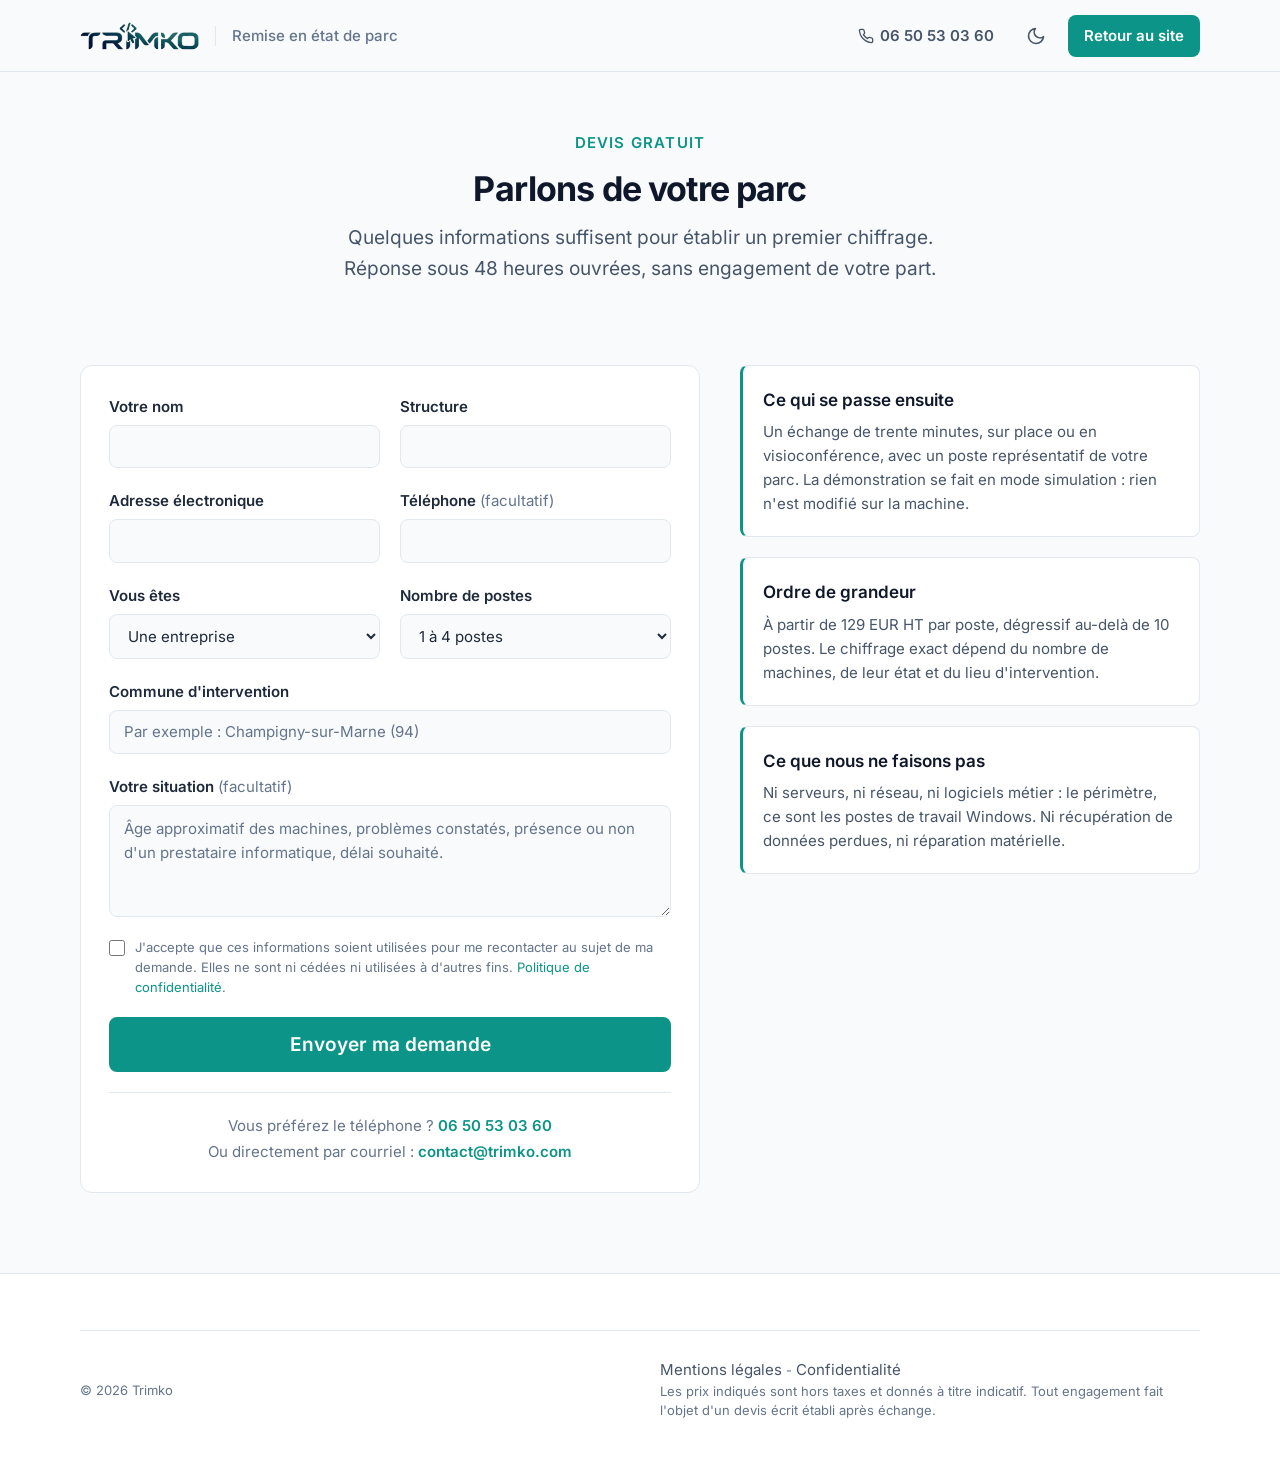
<file: devis.html>
<!DOCTYPE html>
<html lang="fr" data-theme="light">
<head>
    <meta charset="UTF-8">
    <meta name="viewport" content="width=device-width, initial-scale=1.0">
    <meta name="description" content="Demandez un devis gratuit pour la remise en état de votre parc informatique Windows. Réponse sous 48 heures ouvrées, sans engagement.">
    <meta name="robots" content="index, follow">

    <meta property="og:title" content="Demander un devis gratuit - Trimko">
    <meta property="og:description" content="Remise en état de parc Windows. Réponse sous 48 heures ouvrées, sans engagement.">
    <meta property="og:url" content="https://kit.trimko.com/devis.html">
    <meta property="og:type" content="website">
    <meta property="og:locale" content="fr_FR">
    <meta property="og:image" content="https://kit.trimko.com/img/og-cover.png">

    <link rel="canonical" href="https://kit.trimko.com/devis.html">
    <link rel="icon" type="image/svg+xml" href="favicon.svg">
    <link rel="stylesheet" href="css/styles.css">
    <link rel="stylesheet" href="css/forms.css">

    <title>Demander un devis gratuit - Trimko</title>

    <script>
        (function () {
            var t = localStorage.getItem('prk-theme') || 'light';
            document.documentElement.setAttribute('data-theme', t);
        })();
    </script>
</head>
<body>

<header class="header" id="site-header">
    <nav class="nav container" aria-label="Navigation principale">
        <a href="/" class="nav__logo" aria-label="Trimko - Accueil">
            <img src="img/logo-trimko.webp" alt="Trimko" class="nav__logo-img nav__logo-img--light" width="400" height="94" loading="eager" fetchpriority="high">
            <img src="img/logo-trimko-dark.webp" alt="Trimko" class="nav__logo-img nav__logo-img--dark" width="400" height="94" loading="eager" fetchpriority="high">
            <span class="nav__logo-sep" aria-hidden="true"></span>
            <span class="nav__logo-text">Remise en état de parc</span>
        </a>

        <div class="nav__actions">
            <a href="tel:+33650530360" class="nav__phone" aria-label="Appeler le 06 50 53 03 60">
                <svg width="16" height="16" viewBox="0 0 24 24" fill="none" stroke="currentColor" stroke-width="2" stroke-linecap="round" stroke-linejoin="round" aria-hidden="true"><path d="M22 16.92v3a2 2 0 0 1-2.18 2 19.79 19.79 0 0 1-8.63-3.07 19.5 19.5 0 0 1-6-6 19.79 19.79 0 0 1-3.07-8.67A2 2 0 0 1 4.11 2h3a2 2 0 0 1 2 1.72 12.84 12.84 0 0 0 .7 2.81 2 2 0 0 1-.45 2.11L8.09 9.91a16 16 0 0 0 6 6l1.27-1.27a2 2 0 0 1 2.11-.45 12.84 12.84 0 0 0 2.81.7A2 2 0 0 1 22 16.92z"/></svg>
                <span class="nav__phone-text">06 50 53 03 60</span>
            </a>

            <button class="theme-toggle" data-theme-toggle aria-label="Changer de thème">
                <svg class="theme-toggle__icon theme-toggle__icon--sun" width="20" height="20" viewBox="0 0 24 24" fill="none" stroke="currentColor" stroke-width="2" stroke-linecap="round" stroke-linejoin="round" aria-hidden="true">
                    <circle cx="12" cy="12" r="5"/><line x1="12" y1="1" x2="12" y2="3"/><line x1="12" y1="21" x2="12" y2="23"/>
                    <line x1="4.22" y1="4.22" x2="5.64" y2="5.64"/><line x1="18.36" y1="18.36" x2="19.78" y2="19.78"/>
                    <line x1="1" y1="12" x2="3" y2="12"/><line x1="21" y1="12" x2="23" y2="12"/>
                    <line x1="4.22" y1="19.78" x2="5.64" y2="18.36"/><line x1="18.36" y1="5.64" x2="19.78" y2="4.22"/>
                </svg>
                <svg class="theme-toggle__icon theme-toggle__icon--moon" width="20" height="20" viewBox="0 0 24 24" fill="none" stroke="currentColor" stroke-width="2" stroke-linecap="round" stroke-linejoin="round" aria-hidden="true">
                    <path d="M21 12.79A9 9 0 1 1 11.21 3 7 7 0 0 0 21 12.79z"/>
                </svg>
            </button>

            <a href="/" class="btn-header-cta">Retour au site</a>
        </div>
    </nav>
</header>

<main id="main-content" class="form-page">
    <div class="container">

        <header class="section__header">
            <span class="section__eyebrow">Devis gratuit</span>
            <h1 class="section__title">Parlons de votre parc</h1>
            <p class="section__subtitle">
                Quelques informations suffisent pour établir un premier chiffrage.
                Réponse sous 48 heures ouvrées, sans engagement de votre part.
            </p>
        </header>

        <div class="form-layout">

            <div class="form-card">
                <form action="https://formsubmit.co/contact@trimko.com" method="POST">

                    <input type="hidden" name="_subject" value="Demande de devis - kit.trimko.com">
                    <input type="hidden" name="_url" value="https://kit.trimko.com/devis.html">
                    <input type="hidden" name="_next" value="https://kit.trimko.com/merci.html">
                    <input type="hidden" name="_captcha" value="false">
                    <input type="hidden" name="_template" value="table">
                    <input type="text" name="_honey" class="form-botfield" tabindex="-1" autocomplete="off" aria-hidden="true" value="">

                    <div class="form-row form-row--2">
                        <div class="form-field">
                            <label class="form-label" for="nom">Votre nom</label>
                            <input class="form-input" type="text" id="nom" name="nom" required autocomplete="name">
                        </div>
                        <div class="form-field">
                            <label class="form-label" for="structure">Structure</label>
                            <input class="form-input" type="text" id="structure" name="structure" required autocomplete="organization">
                        </div>
                    </div>

                    <div class="form-row form-row--2">
                        <div class="form-field">
                            <label class="form-label" for="email">Adresse électronique</label>
                            <input class="form-input" type="email" id="email" name="email" required autocomplete="email">
                        </div>
                        <div class="form-field">
                            <label class="form-label" for="telephone">Téléphone <span class="form-optional">(facultatif)</span></label>
                            <input class="form-input" type="tel" id="telephone" name="telephone" autocomplete="tel">
                        </div>
                    </div>

                    <div class="form-row form-row--2">
                        <div class="form-field">
                            <label class="form-label" for="profil">Vous êtes</label>
                            <select class="form-select" id="profil" name="profil" required>
                                <option value="entreprise">Une entreprise</option>
                                <option value="association">Une association</option>
                                <option value="profession-liberale">Une profession libérale</option>
                                <option value="particulier">Un particulier</option>
                            </select>
                        </div>
                        <div class="form-field">
                            <label class="form-label" for="postes">Nombre de postes</label>
                            <select class="form-select" id="postes" name="postes" required>
                                <option value="1-4">1 à 4 postes</option>
                                <option value="5-10">5 à 10 postes</option>
                                <option value="11-30">11 à 30 postes</option>
                                <option value="31-plus">Plus de 30 postes</option>
                                <option value="inconnu">Je ne sais pas encore</option>
                            </select>
                        </div>
                    </div>

                    <div class="form-row">
                        <div class="form-field">
                            <label class="form-label" for="lieu">Commune d'intervention</label>
                            <input class="form-input" type="text" id="lieu" name="lieu" required placeholder="Par exemple : Champigny-sur-Marne (94)">
                        </div>
                    </div>

                    <div class="form-row">
                        <div class="form-field">
                            <label class="form-label" for="contexte">Votre situation <span class="form-optional">(facultatif)</span></label>
                            <textarea class="form-textarea" id="contexte" name="contexte" placeholder="Âge approximatif des machines, problèmes constatés, présence ou non d'un prestataire informatique, délai souhaité."></textarea>
                        </div>
                    </div>

                    <label class="form-consent">
                        <input type="checkbox" name="consentement" required>
                        <span>
                            J'accepte que ces informations soient utilisées pour me recontacter au sujet
                            de ma demande. Elles ne sont ni cédées ni utilisées à d'autres fins.
                            <a href="politique-confidentialite.html">Politique de confidentialité</a>.
                        </span>
                    </label>

                    <button type="submit" class="btn btn--primary btn--lg form-submit">
                        Envoyer ma demande
                    </button>

                    <p class="form-fallback">
                        Vous préférez le téléphone ? <a href="tel:+33650530360">06 50 53 03 60</a>
                        <br>Ou directement par courriel : <a href="mailto:contact@trimko.com?subject=Demande%20de%20devis%20-%20remise%20en%20etat%20de%20parc">contact@trimko.com</a>
                    </p>

                </form>
            </div>

            <aside class="form-aside">
                <div class="form-aside__block">
                    <h2 class="form-aside__title">Ce qui se passe ensuite</h2>
                    <p class="form-aside__text">
                        Un échange de trente minutes, sur place ou en visioconférence, avec un
                        poste représentatif de votre parc. La démonstration se fait en mode
                        simulation : rien n'est modifié sur la machine.
                    </p>
                </div>
                <div class="form-aside__block">
                    <h2 class="form-aside__title">Ordre de grandeur</h2>
                    <p class="form-aside__text">
                        À partir de 129 EUR HT par poste, dégressif au-delà de 10 postes.
                        Le chiffrage exact dépend du nombre de machines, de leur état et du
                        lieu d'intervention.
                    </p>
                </div>
                <div class="form-aside__block">
                    <h2 class="form-aside__title">Ce que nous ne faisons pas</h2>
                    <p class="form-aside__text">
                        Ni serveurs, ni réseau, ni logiciels métier : le périmètre, ce sont les
                        postes de travail Windows. Ni récupération de données perdues, ni
                        réparation matérielle.
                    </p>
                </div>
            </aside>

        </div>
    </div>
</main>

<footer class="footer" role="contentinfo">
    <div class="container">
        <div class="footer__bottom">
            <p class="footer__copyright">&copy; 2026 Trimko</p>
            <p class="footer__disclaimer">
                <a href="mentions-legales.html" class="footer__link">Mentions légales</a> -
                <a href="politique-confidentialite.html" class="footer__link">Confidentialité</a>
                <br>Les prix indiqués sont hors taxes et donnés à titre indicatif. Tout engagement fait l'objet d'un devis écrit établi après échange.
            </p>
        </div>
    </div>
</footer>

<script src="js/main.js"></script>
</body>
</html>
</file>
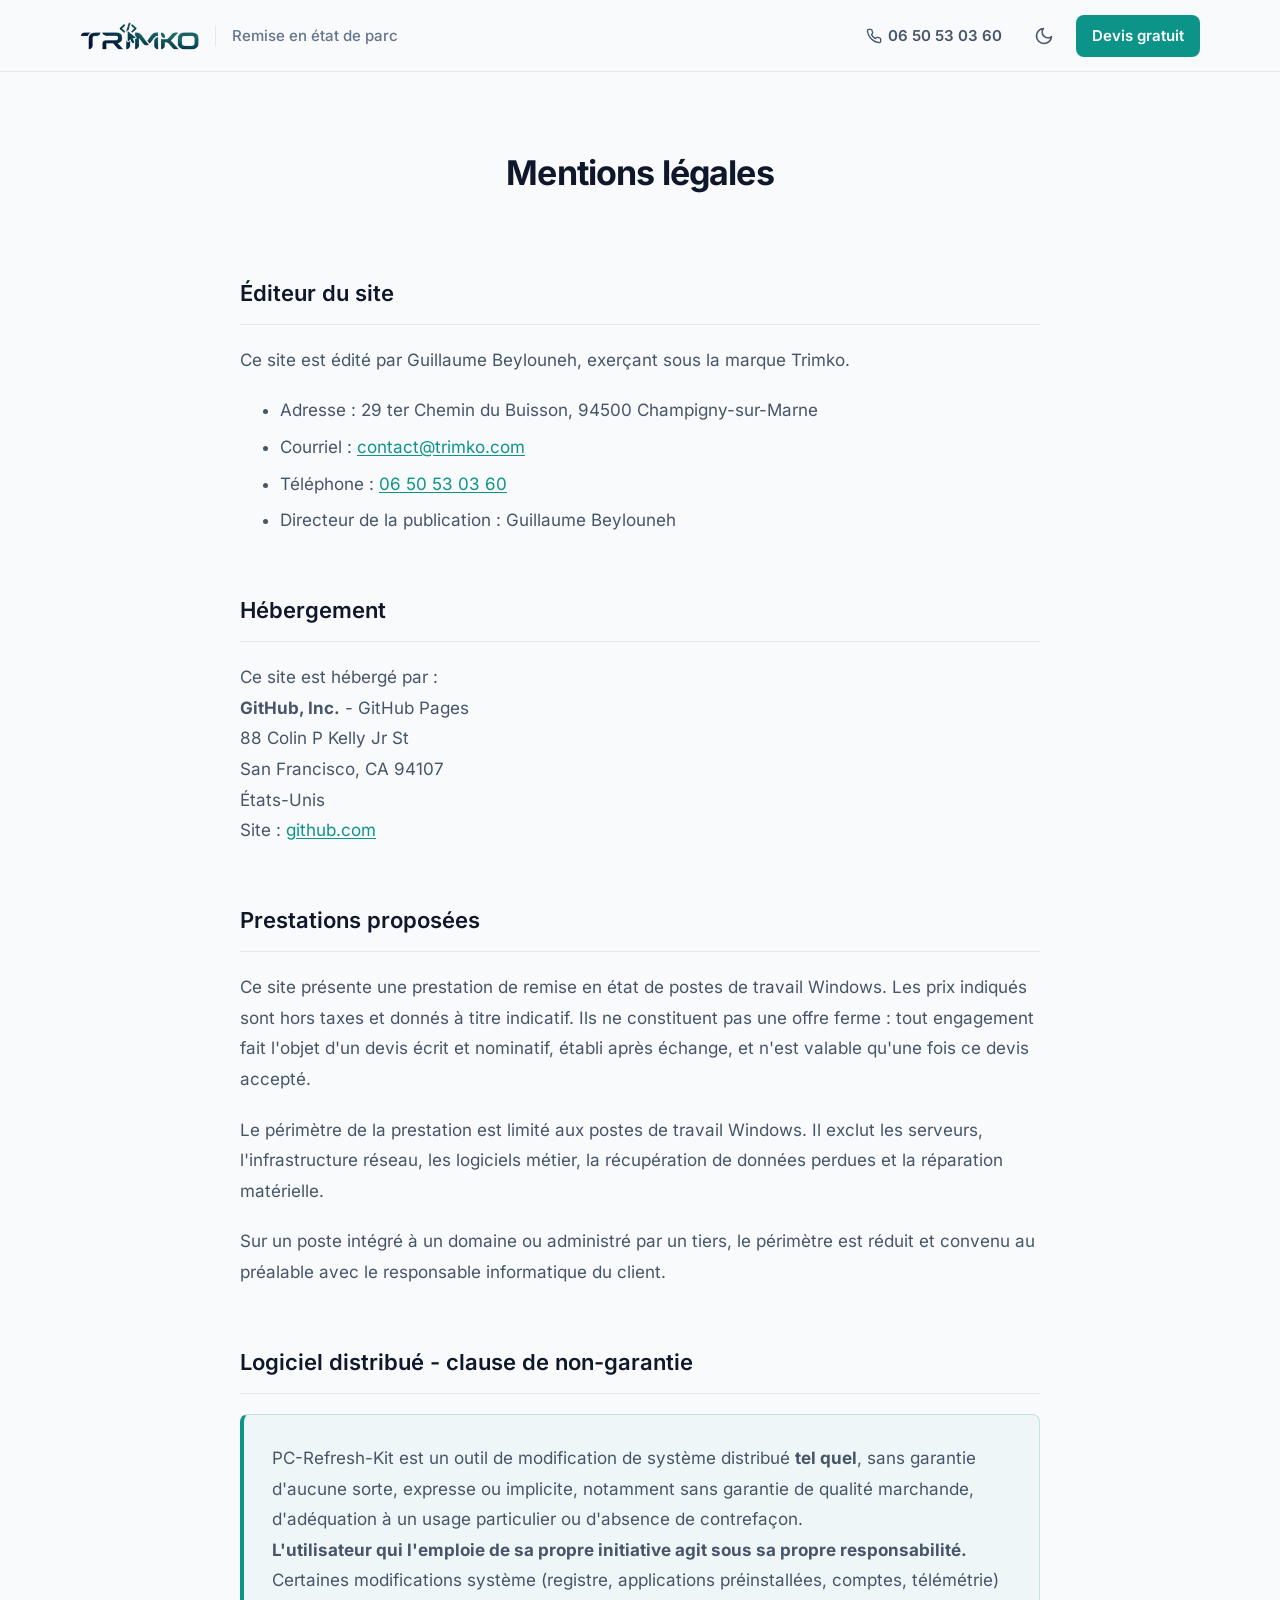
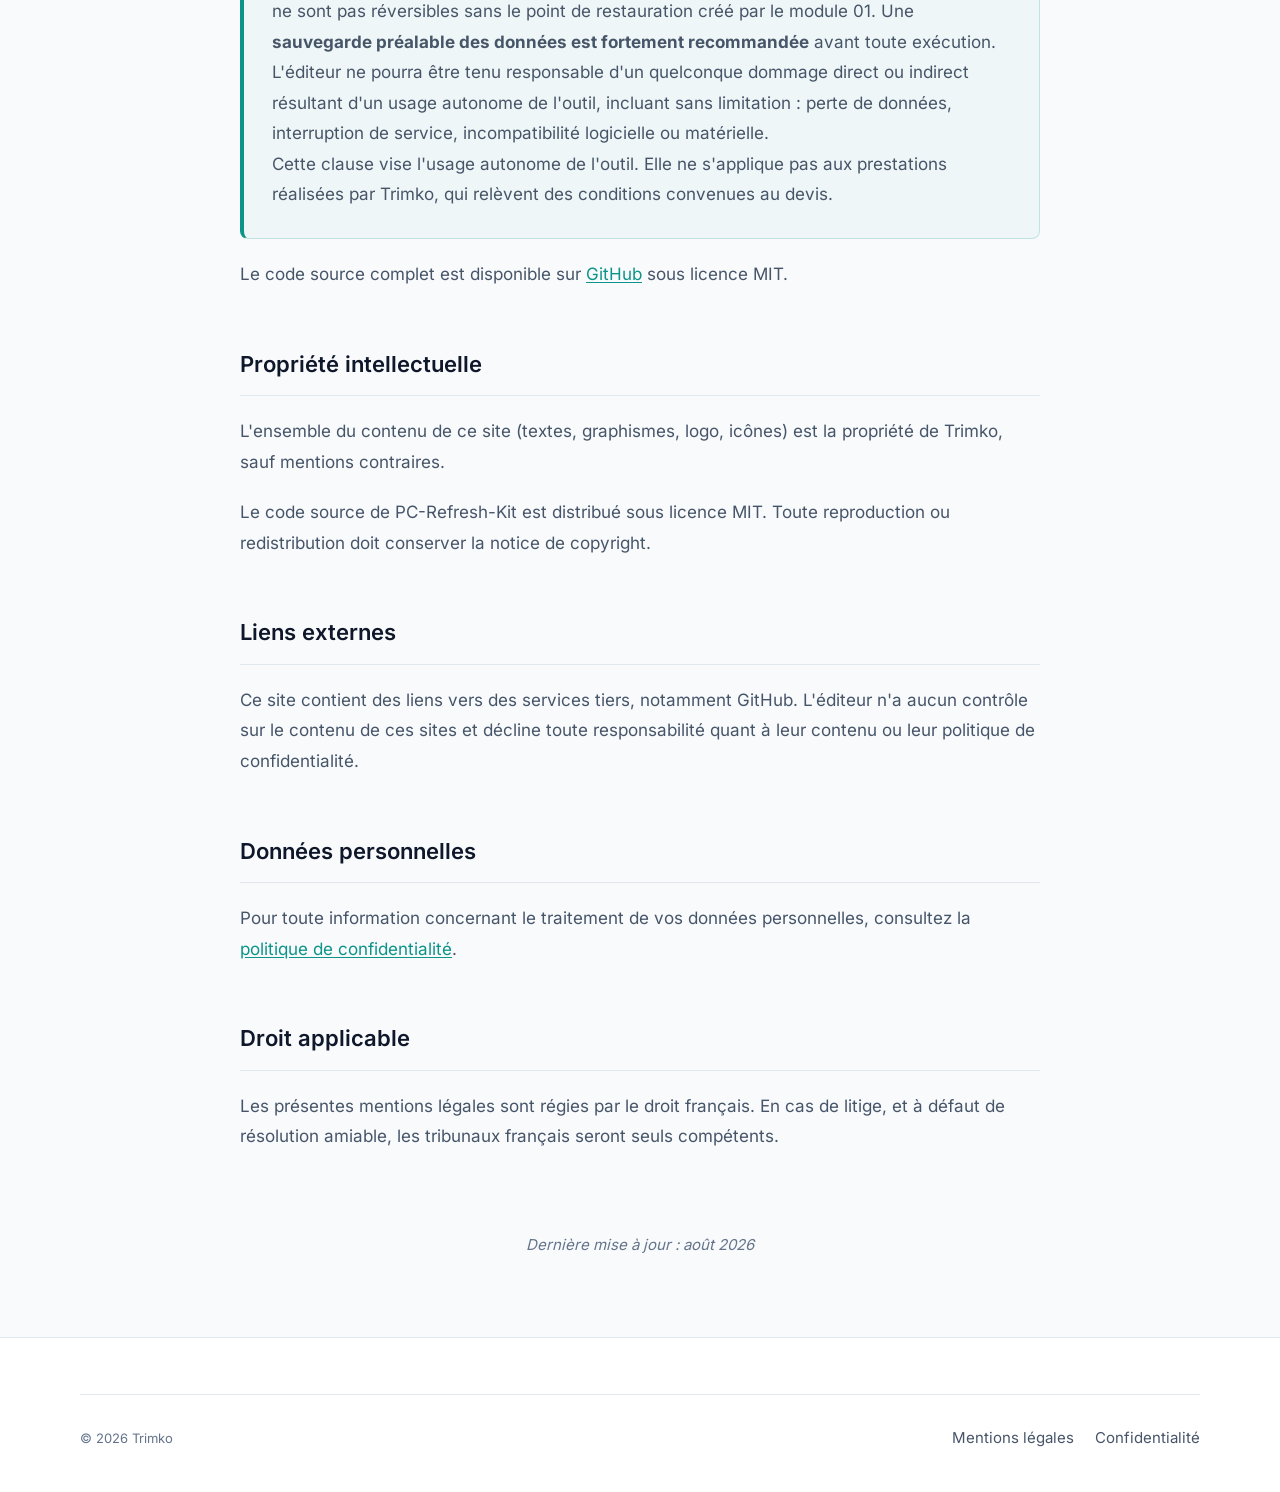
<file: mentions-legales.html>
<!DOCTYPE html>
<html lang="fr" data-theme="light">
<head>
    <meta charset="UTF-8">
    <meta name="viewport" content="width=device-width, initial-scale=1.0">
    <meta name="robots" content="index, follow">
    <meta name="description" content="Mentions légales de Trimko - éditeur, hébergeur, prestations, responsabilité, licence de l'outil PC-Refresh-Kit.">
    <link rel="canonical" href="https://kit.trimko.com/mentions-legales.html">
    <link rel="icon" type="image/svg+xml" href="favicon.svg">
    <link rel="stylesheet" href="css/styles.css">
    <title>Mentions légales - Trimko</title>
    <script>
        (function () {
            var t = localStorage.getItem('prk-theme') || 'light';
            document.documentElement.setAttribute('data-theme', t);
        })();
    </script>
</head>
<body>

<header class="header" id="site-header">
    <nav class="nav container" aria-label="Navigation principale">
        <a href="/" class="nav__logo" aria-label="Trimko - Accueil">
            <img src="img/logo-trimko.webp" alt="Trimko" class="nav__logo-img nav__logo-img--light" width="400" height="94" loading="eager">
            <img src="img/logo-trimko-dark.webp" alt="Trimko" class="nav__logo-img nav__logo-img--dark" width="400" height="94" loading="eager">
            <span class="nav__logo-sep" aria-hidden="true"></span>
            <span class="nav__logo-text">Remise en état de parc</span>
        </a>
        <div class="nav__actions">
            <a href="tel:+33650530360" class="nav__phone" aria-label="Appeler le 06 50 53 03 60">
                <svg width="16" height="16" viewBox="0 0 24 24" fill="none" stroke="currentColor" stroke-width="2" stroke-linecap="round" stroke-linejoin="round" aria-hidden="true"><path d="M22 16.92v3a2 2 0 0 1-2.18 2 19.79 19.79 0 0 1-8.63-3.07 19.5 19.5 0 0 1-6-6 19.79 19.79 0 0 1-3.07-8.67A2 2 0 0 1 4.11 2h3a2 2 0 0 1 2 1.72 12.84 12.84 0 0 0 .7 2.81 2 2 0 0 1-.45 2.11L8.09 9.91a16 16 0 0 0 6 6l1.27-1.27a2 2 0 0 1 2.11-.45 12.84 12.84 0 0 0 2.81.7A2 2 0 0 1 22 16.92z"/></svg>
                <span class="nav__phone-text">06 50 53 03 60</span>
            </a>
            <button class="theme-toggle" data-theme-toggle aria-label="Changer de thème">
                <svg class="theme-toggle__icon theme-toggle__icon--sun" width="20" height="20" viewBox="0 0 24 24" fill="none" stroke="currentColor" stroke-width="2" stroke-linecap="round" stroke-linejoin="round" aria-hidden="true">
                    <circle cx="12" cy="12" r="5"/><line x1="12" y1="1" x2="12" y2="3"/><line x1="12" y1="21" x2="12" y2="23"/>
                    <line x1="4.22" y1="4.22" x2="5.64" y2="5.64"/><line x1="18.36" y1="18.36" x2="19.78" y2="19.78"/>
                    <line x1="1" y1="12" x2="3" y2="12"/><line x1="21" y1="12" x2="23" y2="12"/>
                    <line x1="4.22" y1="19.78" x2="5.64" y2="18.36"/><line x1="18.36" y1="5.64" x2="19.78" y2="4.22"/>
                </svg>
                <svg class="theme-toggle__icon theme-toggle__icon--moon" width="20" height="20" viewBox="0 0 24 24" fill="none" stroke="currentColor" stroke-width="2" stroke-linecap="round" stroke-linejoin="round" aria-hidden="true">
                    <path d="M21 12.79A9 9 0 1 1 11.21 3 7 7 0 0 0 21 12.79z"/>
                </svg>
            </button>
            <a href="devis.html" class="btn-header-cta">Devis gratuit</a>
        </div>
    </nav>
</header>

<main>
<section class="legal-page section">
    <div class="container">
        <header class="section__header">
            <h1 class="section__title">Mentions légales</h1>
        </header>

        <div class="legal__content">

            <article class="legal-block">
                <h2>Éditeur du site</h2>
                <p>
                    Ce site est édité par Guillaume Beylouneh, exerçant sous la marque Trimko.
                </p>
                <ul class="legal-list">
                    <li>Adresse : 29 ter Chemin du Buisson, 94500 Champigny-sur-Marne</li>
                    <li>Courriel : <a href="mailto:contact@trimko.com">contact@trimko.com</a></li>
                    <li>Téléphone : <a href="tel:+33650530360">06 50 53 03 60</a></li>
                    <li>Directeur de la publication : Guillaume Beylouneh</li>
                </ul>
            </article>

            <article class="legal-block">
                <h2>Hébergement</h2>
                <p>
                    Ce site est hébergé par :<br>
                    <strong>GitHub, Inc.</strong> - GitHub Pages<br>
                    88 Colin P Kelly Jr St<br>
                    San Francisco, CA 94107<br>
                    États-Unis<br>
                    Site : <a href="https://github.com" target="_blank" rel="noopener noreferrer">github.com</a>
                </p>
            </article>

            <article class="legal-block">
                <h2>Prestations proposées</h2>
                <p>
                    Ce site présente une prestation de remise en état de postes de travail Windows.
                    Les prix indiqués sont hors taxes et donnés à titre indicatif. Ils ne constituent
                    pas une offre ferme : tout engagement fait l'objet d'un devis écrit et nominatif,
                    établi après échange, et n'est valable qu'une fois ce devis accepté.
                </p>
                <p>
                    Le périmètre de la prestation est limité aux postes de travail Windows. Il exclut
                    les serveurs, l'infrastructure réseau, les logiciels métier, la récupération de
                    données perdues et la réparation matérielle.
                </p>
                <p>
                    Sur un poste intégré à un domaine ou administré par un tiers, le périmètre est
                    réduit et convenu au préalable avec le responsable informatique du client.
                </p>
            </article>

            <article class="legal-block">
                <h2>Logiciel distribué - clause de non-garantie</h2>
                <div class="legal__disclaimer-box">
                    <p>
                        PC-Refresh-Kit est un outil de modification de système distribué <strong>tel quel</strong>,
                        sans garantie d'aucune sorte, expresse ou implicite, notamment sans garantie de qualité
                        marchande, d'adéquation à un usage particulier ou d'absence de contrefaçon.
                    </p>
                    <p>
                        <strong>L'utilisateur qui l'emploie de sa propre initiative agit sous sa propre
                        responsabilité.</strong> Certaines modifications système (registre, applications
                        préinstallées, comptes, télémétrie) ne sont pas réversibles sans le point de
                        restauration créé par le module 01. Une <strong>sauvegarde préalable des données
                        est fortement recommandée</strong> avant toute exécution.
                    </p>
                    <p>
                        L'éditeur ne pourra être tenu responsable d'un quelconque dommage direct ou indirect
                        résultant d'un usage autonome de l'outil, incluant sans limitation : perte de données,
                        interruption de service, incompatibilité logicielle ou matérielle.
                    </p>
                    <p>
                        Cette clause vise l'usage autonome de l'outil. Elle ne s'applique pas aux
                        prestations réalisées par Trimko, qui relèvent des conditions convenues au devis.
                    </p>
                </div>
                <p>
                    Le code source complet est disponible sur
                    <a href="https://github.com/trimko-labs/PC-Refresh-Kit" target="_blank" rel="noopener noreferrer">GitHub</a>
                    sous licence MIT.
                </p>
            </article>

            <article class="legal-block">
                <h2>Propriété intellectuelle</h2>
                <p>
                    L'ensemble du contenu de ce site (textes, graphismes, logo, icônes) est la propriété
                    de Trimko, sauf mentions contraires.
                </p>
                <p>
                    Le code source de PC-Refresh-Kit est distribué sous licence MIT.
                    Toute reproduction ou redistribution doit conserver la notice de copyright.
                </p>
            </article>

            <article class="legal-block">
                <h2>Liens externes</h2>
                <p>
                    Ce site contient des liens vers des services tiers, notamment GitHub.
                    L'éditeur n'a aucun contrôle sur le contenu de ces sites et décline toute
                    responsabilité quant à leur contenu ou leur politique de confidentialité.
                </p>
            </article>

            <article class="legal-block">
                <h2>Données personnelles</h2>
                <p>
                    Pour toute information concernant le traitement de vos données personnelles,
                    consultez la <a href="politique-confidentialite.html">politique de confidentialité</a>.
                </p>
            </article>

            <article class="legal-block">
                <h2>Droit applicable</h2>
                <p>
                    Les présentes mentions légales sont régies par le droit français.
                    En cas de litige, et à défaut de résolution amiable, les tribunaux français
                    seront seuls compétents.
                </p>
            </article>

            <p class="legal__update">Dernière mise à jour : août 2026</p>
        </div>
    </div>
</section>
</main>

<footer class="footer" role="contentinfo">
    <div class="container">
        <div class="footer__bottom">
            <p class="footer__copyright">
                &copy; 2026 Trimko
            </p>
            <nav aria-label="Liens légaux">
                <a href="mentions-legales.html" class="footer__link" style="margin-right: 1rem;">Mentions légales</a>
                <a href="politique-confidentialite.html" class="footer__link">Confidentialité</a>
            </nav>
        </div>
    </div>
</footer>

<script src="js/main.js"></script>
</body>
</html>
</file>
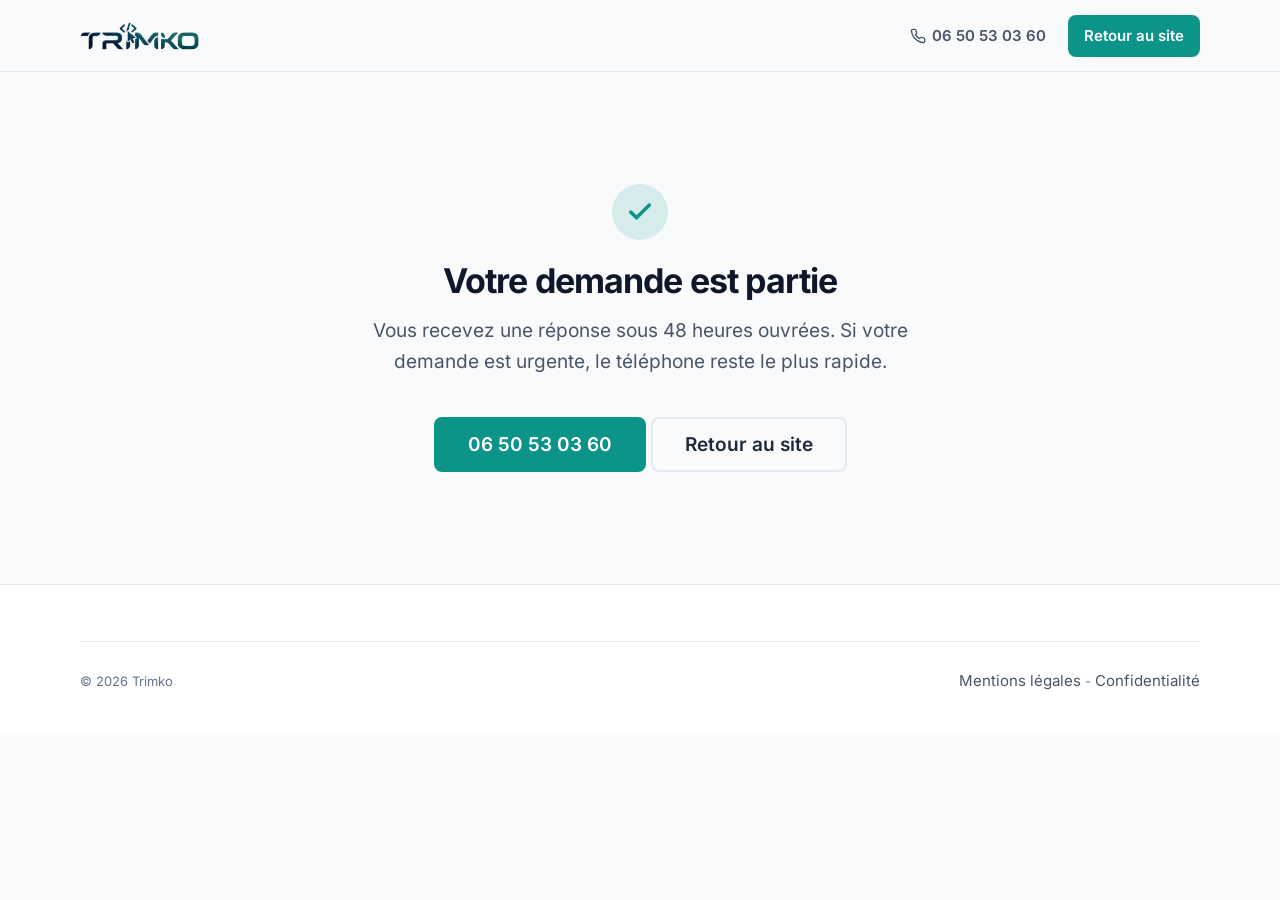
<file: merci.html>
<!DOCTYPE html>
<html lang="fr" data-theme="light">
<head>
    <meta charset="UTF-8">
    <meta name="viewport" content="width=device-width, initial-scale=1.0">
    <meta name="description" content="Votre demande de devis a bien été envoyée.">
    <meta name="robots" content="noindex, follow">
    <link rel="icon" type="image/svg+xml" href="favicon.svg">
    <link rel="stylesheet" href="css/styles.css">
    <link rel="stylesheet" href="css/forms.css">

    <title>Demande envoyée - Trimko</title>

    <script>
        (function () {
            var t = localStorage.getItem('prk-theme') || 'light';
            document.documentElement.setAttribute('data-theme', t);
        })();
    </script>
</head>
<body>

<header class="header" id="site-header">
    <nav class="nav container" aria-label="Navigation principale">
        <a href="/" class="nav__logo" aria-label="Trimko - Accueil">
            <img src="img/logo-trimko.webp" alt="Trimko" class="nav__logo-img nav__logo-img--light" width="400" height="94" loading="eager">
            <img src="img/logo-trimko-dark.webp" alt="Trimko" class="nav__logo-img nav__logo-img--dark" width="400" height="94" loading="eager">
        </a>
        <div class="nav__actions">
            <a href="tel:+33650530360" class="nav__phone" aria-label="Appeler le 06 50 53 03 60">
                <svg width="16" height="16" viewBox="0 0 24 24" fill="none" stroke="currentColor" stroke-width="2" stroke-linecap="round" stroke-linejoin="round" aria-hidden="true"><path d="M22 16.92v3a2 2 0 0 1-2.18 2 19.79 19.79 0 0 1-8.63-3.07 19.5 19.5 0 0 1-6-6 19.79 19.79 0 0 1-3.07-8.67A2 2 0 0 1 4.11 2h3a2 2 0 0 1 2 1.72 12.84 12.84 0 0 0 .7 2.81 2 2 0 0 1-.45 2.11L8.09 9.91a16 16 0 0 0 6 6l1.27-1.27a2 2 0 0 1 2.11-.45 12.84 12.84 0 0 0 2.81.7A2 2 0 0 1 22 16.92z"/></svg>
                <span class="nav__phone-text">06 50 53 03 60</span>
            </a>
            <a href="/" class="btn-header-cta">Retour au site</a>
        </div>
    </nav>
</header>

<main id="main-content">
    <div class="container">
        <div class="thanks">
            <div class="thanks__mark" aria-hidden="true">
                <svg viewBox="0 0 24 24" fill="none" stroke="currentColor" stroke-width="3" stroke-linecap="round" stroke-linejoin="round"><polyline points="20 6 9 17 4 12"/></svg>
            </div>
            <h1 class="section__title">Votre demande est partie</h1>
            <p class="section__subtitle">
                Vous recevez une réponse sous 48 heures ouvrées. Si votre demande est urgente,
                le téléphone reste le plus rapide.
            </p>
            <div class="thanks__actions">
                <a href="tel:+33650530360" class="btn btn--primary btn--lg">06 50 53 03 60</a>
                <a href="/" class="btn btn--outline btn--lg">Retour au site</a>
            </div>
        </div>
    </div>
</main>

<footer class="footer" role="contentinfo">
    <div class="container">
        <div class="footer__bottom">
            <p class="footer__copyright">&copy; 2026 Trimko</p>
            <p class="footer__disclaimer">
                <a href="mentions-legales.html" class="footer__link">Mentions légales</a> -
                <a href="politique-confidentialite.html" class="footer__link">Confidentialité</a>
            </p>
        </div>
    </div>
</footer>

<script src="js/main.js"></script>
</body>
</html>
</file>
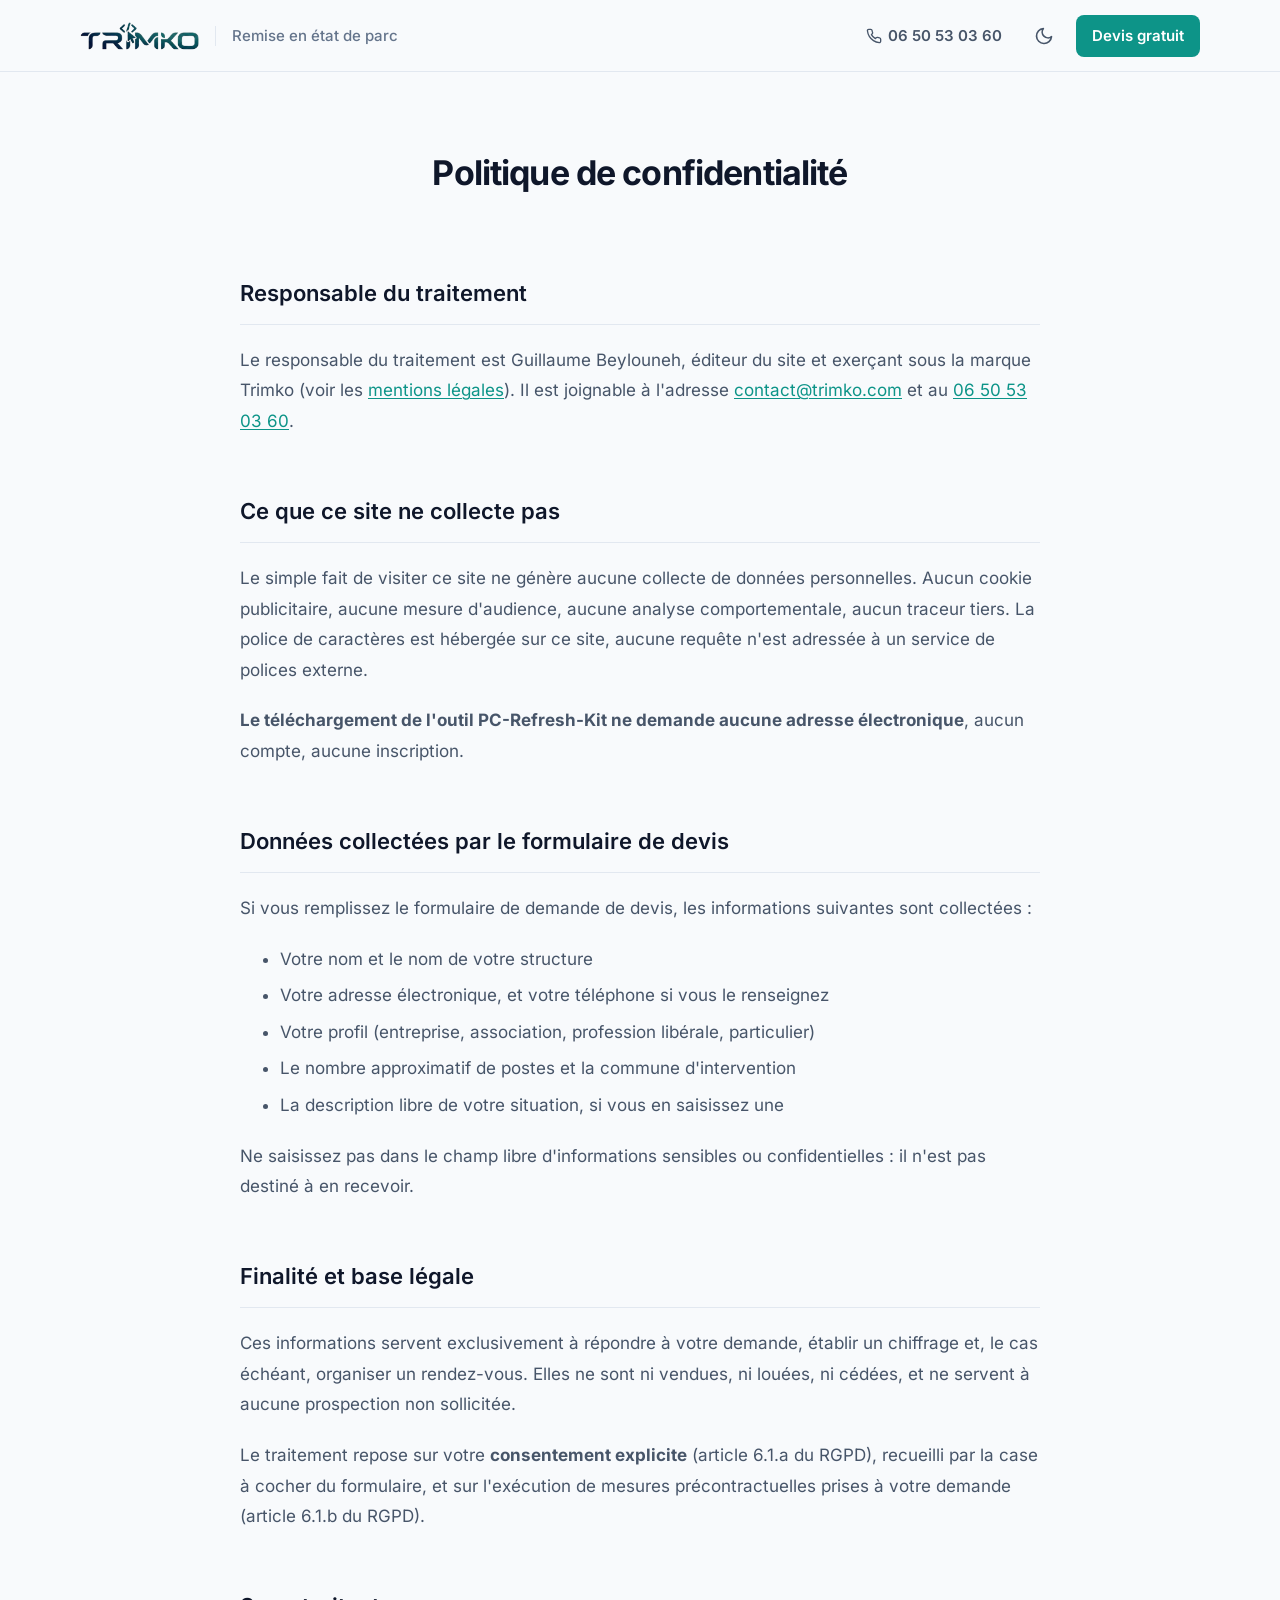
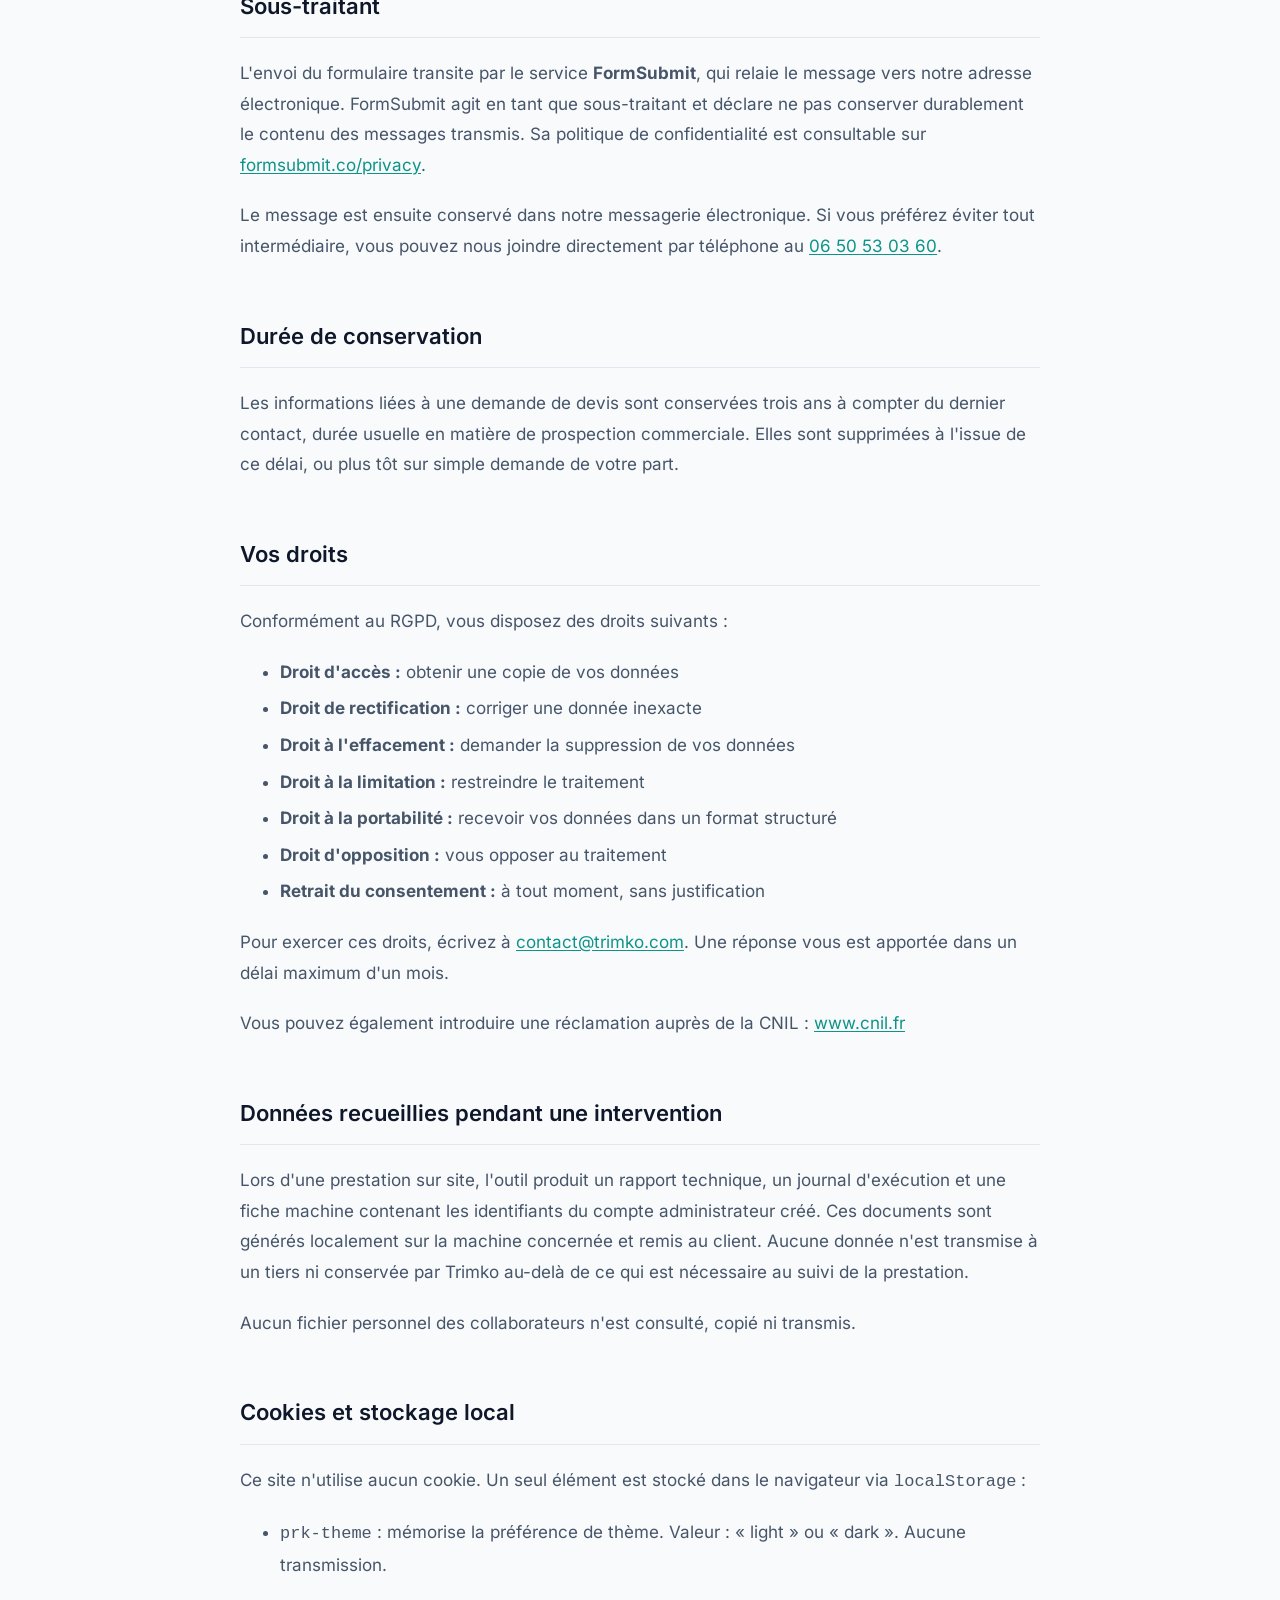
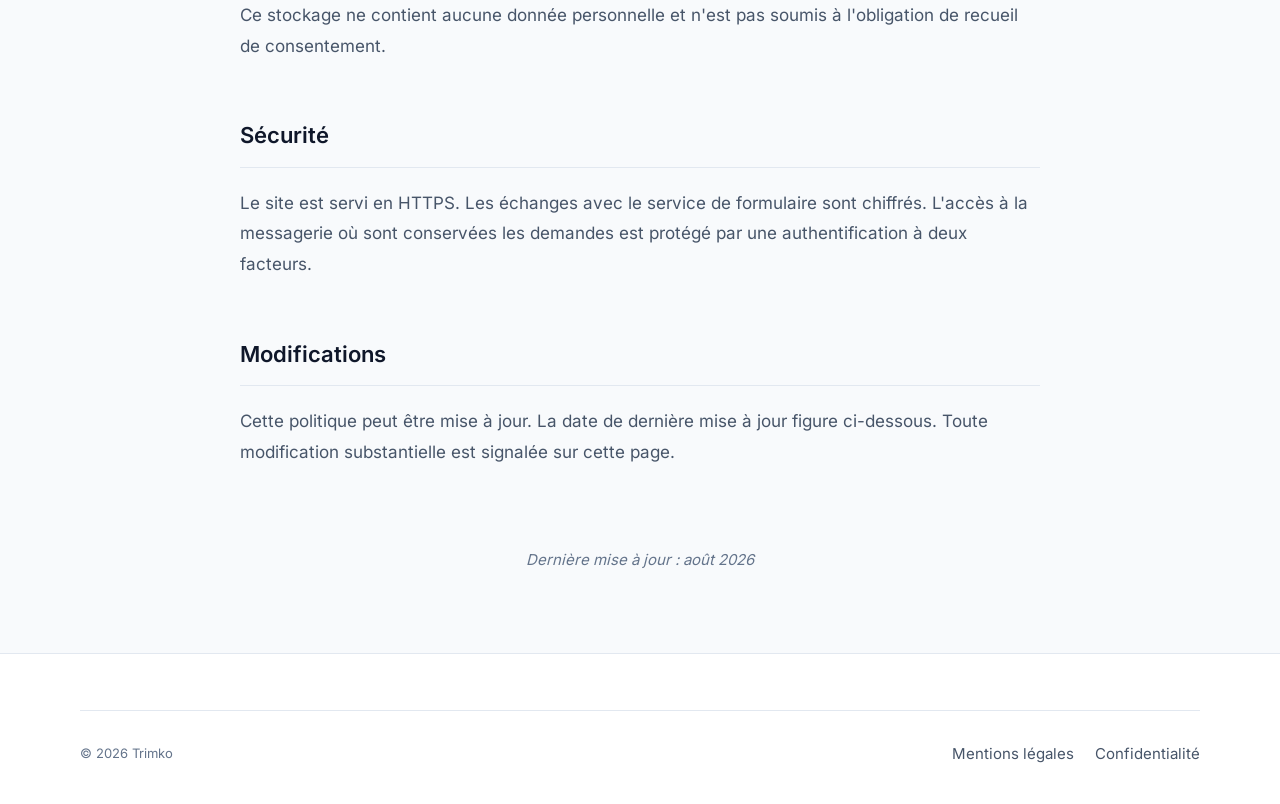
<file: politique-confidentialite.html>
<!DOCTYPE html>
<html lang="fr" data-theme="light">
<head>
    <meta charset="UTF-8">
    <meta name="viewport" content="width=device-width, initial-scale=1.0">
    <meta name="robots" content="index, follow">
    <meta name="description" content="Politique de confidentialité de Trimko - données collectées par le formulaire de devis, finalité, durée de conservation, droits RGPD.">
    <link rel="canonical" href="https://kit.trimko.com/politique-confidentialite.html">
    <link rel="icon" type="image/svg+xml" href="favicon.svg">
    <link rel="stylesheet" href="css/styles.css">
    <title>Politique de confidentialité - Trimko</title>
    <script>
        (function () {
            var t = localStorage.getItem('prk-theme') || 'light';
            document.documentElement.setAttribute('data-theme', t);
        })();
    </script>
</head>
<body>

<header class="header" id="site-header">
    <nav class="nav container" aria-label="Navigation principale">
        <a href="/" class="nav__logo" aria-label="Trimko - Accueil">
            <img src="img/logo-trimko.webp" alt="Trimko" class="nav__logo-img nav__logo-img--light" width="400" height="94" loading="eager">
            <img src="img/logo-trimko-dark.webp" alt="Trimko" class="nav__logo-img nav__logo-img--dark" width="400" height="94" loading="eager">
            <span class="nav__logo-sep" aria-hidden="true"></span>
            <span class="nav__logo-text">Remise en état de parc</span>
        </a>
        <div class="nav__actions">
            <a href="tel:+33650530360" class="nav__phone" aria-label="Appeler le 06 50 53 03 60">
                <svg width="16" height="16" viewBox="0 0 24 24" fill="none" stroke="currentColor" stroke-width="2" stroke-linecap="round" stroke-linejoin="round" aria-hidden="true"><path d="M22 16.92v3a2 2 0 0 1-2.18 2 19.79 19.79 0 0 1-8.63-3.07 19.5 19.5 0 0 1-6-6 19.79 19.79 0 0 1-3.07-8.67A2 2 0 0 1 4.11 2h3a2 2 0 0 1 2 1.72 12.84 12.84 0 0 0 .7 2.81 2 2 0 0 1-.45 2.11L8.09 9.91a16 16 0 0 0 6 6l1.27-1.27a2 2 0 0 1 2.11-.45 12.84 12.84 0 0 0 2.81.7A2 2 0 0 1 22 16.92z"/></svg>
                <span class="nav__phone-text">06 50 53 03 60</span>
            </a>
            <button class="theme-toggle" data-theme-toggle aria-label="Changer de thème">
                <svg class="theme-toggle__icon theme-toggle__icon--sun" width="20" height="20" viewBox="0 0 24 24" fill="none" stroke="currentColor" stroke-width="2" stroke-linecap="round" stroke-linejoin="round" aria-hidden="true">
                    <circle cx="12" cy="12" r="5"/><line x1="12" y1="1" x2="12" y2="3"/><line x1="12" y1="21" x2="12" y2="23"/>
                    <line x1="4.22" y1="4.22" x2="5.64" y2="5.64"/><line x1="18.36" y1="18.36" x2="19.78" y2="19.78"/>
                    <line x1="1" y1="12" x2="3" y2="12"/><line x1="21" y1="12" x2="23" y2="12"/>
                    <line x1="4.22" y1="19.78" x2="5.64" y2="18.36"/><line x1="18.36" y1="5.64" x2="19.78" y2="4.22"/>
                </svg>
                <svg class="theme-toggle__icon theme-toggle__icon--moon" width="20" height="20" viewBox="0 0 24 24" fill="none" stroke="currentColor" stroke-width="2" stroke-linecap="round" stroke-linejoin="round" aria-hidden="true">
                    <path d="M21 12.79A9 9 0 1 1 11.21 3 7 7 0 0 0 21 12.79z"/>
                </svg>
            </button>
            <a href="devis.html" class="btn-header-cta">Devis gratuit</a>
        </div>
    </nav>
</header>

<main>
<section class="legal-page section">
    <div class="container">
        <header class="section__header">
            <h1 class="section__title">Politique de confidentialité</h1>
        </header>

        <div class="legal__content">

            <article class="legal-block">
                <h2>Responsable du traitement</h2>
                <p>
                    Le responsable du traitement est Guillaume Beylouneh, éditeur du site et
                    exerçant sous la marque Trimko (voir les
                    <a href="mentions-legales.html">mentions légales</a>).
                    Il est joignable à l'adresse
                    <a href="mailto:contact@trimko.com">contact@trimko.com</a>
                    et au <a href="tel:+33650530360">06 50 53 03 60</a>.
                </p>
            </article>

            <article class="legal-block">
                <h2>Ce que ce site ne collecte pas</h2>
                <p>
                    Le simple fait de visiter ce site ne génère aucune collecte de données personnelles.
                    Aucun cookie publicitaire, aucune mesure d'audience, aucune analyse comportementale,
                    aucun traceur tiers. La police de caractères est hébergée sur ce site, aucune requête
                    n'est adressée à un service de polices externe.
                </p>
                <p>
                    <strong>Le téléchargement de l'outil PC-Refresh-Kit ne demande aucune adresse
                    électronique</strong>, aucun compte, aucune inscription.
                </p>
            </article>

            <article class="legal-block">
                <h2>Données collectées par le formulaire de devis</h2>
                <p>
                    Si vous remplissez le formulaire de demande de devis, les informations suivantes
                    sont collectées :
                </p>
                <ul class="legal-list">
                    <li>Votre nom et le nom de votre structure</li>
                    <li>Votre adresse électronique, et votre téléphone si vous le renseignez</li>
                    <li>Votre profil (entreprise, association, profession libérale, particulier)</li>
                    <li>Le nombre approximatif de postes et la commune d'intervention</li>
                    <li>La description libre de votre situation, si vous en saisissez une</li>
                </ul>
                <p>
                    Ne saisissez pas dans le champ libre d'informations sensibles ou confidentielles :
                    il n'est pas destiné à en recevoir.
                </p>
            </article>

            <article class="legal-block">
                <h2>Finalité et base légale</h2>
                <p>
                    Ces informations servent exclusivement à répondre à votre demande, établir un
                    chiffrage et, le cas échéant, organiser un rendez-vous. Elles ne sont ni vendues,
                    ni louées, ni cédées, et ne servent à aucune prospection non sollicitée.
                </p>
                <p>
                    Le traitement repose sur votre <strong>consentement explicite</strong>
                    (article 6.1.a du RGPD), recueilli par la case à cocher du formulaire, et sur
                    l'exécution de mesures précontractuelles prises à votre demande
                    (article 6.1.b du RGPD).
                </p>
            </article>

            <article class="legal-block">
                <h2>Sous-traitant</h2>
                <p>
                    L'envoi du formulaire transite par le service <strong>FormSubmit</strong>, qui relaie
                    le message vers notre adresse électronique. FormSubmit agit en tant que sous-traitant
                    et déclare ne pas conserver durablement le contenu des messages transmis.
                    Sa politique de confidentialité est consultable sur
                    <a href="https://formsubmit.co/privacy" target="_blank" rel="noopener noreferrer">formsubmit.co/privacy</a>.
                </p>
                <p>
                    Le message est ensuite conservé dans notre messagerie électronique.
                    Si vous préférez éviter tout intermédiaire, vous pouvez nous joindre
                    directement par téléphone au
                    <a href="tel:+33650530360">06 50 53 03 60</a>.
                </p>
            </article>

            <article class="legal-block">
                <h2>Durée de conservation</h2>
                <p>
                    Les informations liées à une demande de devis sont conservées trois ans à compter
                    du dernier contact, durée usuelle en matière de prospection commerciale.
                    Elles sont supprimées à l'issue de ce délai, ou plus tôt sur simple demande de
                    votre part.
                </p>
            </article>

            <article class="legal-block">
                <h2>Vos droits</h2>
                <p>Conformément au RGPD, vous disposez des droits suivants :</p>
                <ul class="legal-list">
                    <li><strong>Droit d'accès :</strong> obtenir une copie de vos données</li>
                    <li><strong>Droit de rectification :</strong> corriger une donnée inexacte</li>
                    <li><strong>Droit à l'effacement :</strong> demander la suppression de vos données</li>
                    <li><strong>Droit à la limitation :</strong> restreindre le traitement</li>
                    <li><strong>Droit à la portabilité :</strong> recevoir vos données dans un format structuré</li>
                    <li><strong>Droit d'opposition :</strong> vous opposer au traitement</li>
                    <li><strong>Retrait du consentement :</strong> à tout moment, sans justification</li>
                </ul>
                <p>
                    Pour exercer ces droits, écrivez à
                    <a href="mailto:contact@trimko.com">contact@trimko.com</a>.
                    Une réponse vous est apportée dans un délai maximum d'un mois.
                </p>
                <p>
                    Vous pouvez également introduire une réclamation auprès de la CNIL :
                    <a href="https://www.cnil.fr" target="_blank" rel="noopener noreferrer">www.cnil.fr</a>
                </p>
            </article>

            <article class="legal-block">
                <h2>Données recueillies pendant une intervention</h2>
                <p>
                    Lors d'une prestation sur site, l'outil produit un rapport technique, un journal
                    d'exécution et une fiche machine contenant les identifiants du compte
                    administrateur créé. Ces documents sont générés localement sur la machine
                    concernée et remis au client. Aucune donnée n'est transmise à un tiers ni
                    conservée par Trimko au-delà de ce qui est nécessaire au suivi de la prestation.
                </p>
                <p>
                    Aucun fichier personnel des collaborateurs n'est consulté, copié ni transmis.
                </p>
            </article>

            <article class="legal-block">
                <h2>Cookies et stockage local</h2>
                <p>
                    Ce site n'utilise aucun cookie. Un seul élément est stocké dans le navigateur via
                    <code>localStorage</code> :
                </p>
                <ul class="legal-list">
                    <li><code>prk-theme</code> : mémorise la préférence de thème. Valeur : « light » ou « dark ». Aucune transmission.</li>
                </ul>
                <p>
                    Ce stockage ne contient aucune donnée personnelle et n'est pas soumis à
                    l'obligation de recueil de consentement.
                </p>
            </article>

            <article class="legal-block">
                <h2>Sécurité</h2>
                <p>
                    Le site est servi en HTTPS. Les échanges avec le service de formulaire sont
                    chiffrés. L'accès à la messagerie où sont conservées les demandes est protégé
                    par une authentification à deux facteurs.
                </p>
            </article>

            <article class="legal-block">
                <h2>Modifications</h2>
                <p>
                    Cette politique peut être mise à jour. La date de dernière mise à jour figure
                    ci-dessous. Toute modification substantielle est signalée sur cette page.
                </p>
            </article>

            <p class="legal__update">Dernière mise à jour : août 2026</p>
        </div>
    </div>
</section>
</main>

<footer class="footer" role="contentinfo">
    <div class="container">
        <div class="footer__bottom">
            <p class="footer__copyright">
                &copy; 2026 Trimko
            </p>
            <nav aria-label="Liens légaux">
                <a href="mentions-legales.html" class="footer__link" style="margin-right: 1rem;">Mentions légales</a>
                <a href="politique-confidentialite.html" class="footer__link">Confidentialité</a>
            </nav>
        </div>
    </div>
</footer>

<script src="js/main.js"></script>
</body>
</html>
</file>
<file: css/styles.css>
/* ========================================
   PC-Refresh-Kit - Feuille de style principale
   Charte Trimko - Inter, teal #0d9488
   Thème : clair par défaut, bascule sombre via [data-theme="dark"]
======================================== */

/* -------  Police Inter (auto-hebergee, aucune requete externe - RGPD)  ------- */
@font-face { font-family: 'Inter'; font-style: normal; font-weight: 400; font-display: swap; src: url('../fonts/inter-400.woff2') format('woff2'); }
@font-face { font-family: 'Inter'; font-style: normal; font-weight: 500; font-display: swap; src: url('../fonts/inter-500.woff2') format('woff2'); }
@font-face { font-family: 'Inter'; font-style: normal; font-weight: 600; font-display: swap; src: url('../fonts/inter-600.woff2') format('woff2'); }
@font-face { font-family: 'Inter'; font-style: normal; font-weight: 700; font-display: swap; src: url('../fonts/inter-700.woff2') format('woff2'); }

/* ========================================
   Variables de thème
======================================== */

/* --- Thème dark (par défaut) --- */
:root {
    --color-bg:            #0f172a;
    --color-bg-alt:        #1e293b;
    --color-bg-elevated:   #1e293b;
    --color-primary:       #f1f5f9;
    --color-primary-dark:  #ffffff;
    --color-text:          #e2e8f0;
    --color-text-secondary:#cbd5e1;
    --color-text-muted:    #94a3b8;
    --color-accent:        #2dd4bf;
    --color-accent-hover:  #5eead4;
    --color-accent-dark:   #0d9488;
    --color-border:        #334155;
    --color-border-light:  #1e293b;
    --color-card-bg:       #1e293b;
    --color-card-border:   #334155;

    /* Typographie */
    --font-family:         'Inter', -apple-system, BlinkMacSystemFont, 'Segoe UI', Roboto, sans-serif;
    --font-mono:           'Consolas', 'Courier New', monospace;
    --font-size-xs:        0.8125rem;
    --font-size-sm:        0.9375rem;
    --font-size-base:      1.0625rem;
    --font-size-lg:        1.1875rem;
    --font-size-xl:        1.375rem;
    --font-size-2xl:       1.625rem;
    --font-size-3xl:       2.125rem;
    --font-size-4xl:       2.75rem;
    --font-size-5xl:       3.5rem;

    /* Espacement */
    --spacing-xs:          0.375rem;
    --spacing-sm:          0.75rem;
    --spacing-md:          1.25rem;
    --spacing-lg:          1.75rem;
    --spacing-xl:          2.5rem;
    --spacing-2xl:         3.5rem;
    --spacing-3xl:         5rem;
    --spacing-4xl:         7rem;

    /* Autres */
    --border-radius:       0.5rem;
    --border-radius-lg:    0.75rem;
    --shadow-sm:           0 1px 3px 0 rgb(0 0 0 / 0.3);
    --shadow:              0 4px 12px -2px rgb(0 0 0 / 0.4);
    --shadow-md:           0 8px 24px -4px rgb(0 0 0 / 0.5);
    --transition:          0.2s ease;
    --transition-theme:    0.3s ease;
    --header-height:       4.5rem;
}

/* --- Thème light --- */
[data-theme="light"] {
    --color-bg:            #f8fafc;
    --color-bg-alt:        #ffffff;
    --color-bg-elevated:   #ffffff;
    --color-primary:       #0f172a;
    --color-primary-dark:  #1e293b;
    --color-text:          #1e293b;
    --color-text-secondary:#475569;
    --color-text-muted:    #64748b;
    --color-accent:        #0d9488;
    --color-accent-hover:  #0f766e;
    --color-accent-dark:   #115e59;
    --color-border:        #e2e8f0;
    --color-border-light:  #f1f5f9;
    --color-card-bg:       #ffffff;
    --color-card-border:   #e2e8f0;
    --shadow-sm:           0 1px 3px 0 rgb(0 0 0 / 0.08);
    --shadow:              0 4px 12px -2px rgb(0 0 0 / 0.1);
    --shadow-md:           0 8px 24px -4px rgb(0 0 0 / 0.12);
}

/* ========================================
   Reset
======================================== */
*, *::before, *::after {
    box-sizing: border-box;
    margin: 0;
    padding: 0;
}

html {
    scroll-behavior: smooth;
    scroll-padding-top: var(--header-height);
}

body {
    font-family: var(--font-family);
    font-size: var(--font-size-base);
    line-height: 1.7;
    color: var(--color-text);
    background-color: var(--color-bg);
    -webkit-font-smoothing: antialiased;
    -moz-osx-font-smoothing: grayscale;
    transition: background-color var(--transition-theme), color var(--transition-theme);
    overflow-x: hidden;
}

img {
    max-width: 100%;
    height: auto;
    display: block;
}

a {
    color: inherit;
    text-decoration: none;
}

ul {
    list-style: none;
}

button {
    font-family: inherit;
    cursor: pointer;
    border: none;
    background: none;
}

/* ========================================
   Layout
======================================== */
.container {
    width: 100%;
    max-width: 1200px;
    margin: 0 auto;
    padding: 0 var(--spacing-md);
}

@media (min-width: 640px) {
    .container { padding: 0 var(--spacing-lg); }
}

@media (min-width: 1024px) {
    .container { padding: 0 var(--spacing-xl); }
}

.section {
    padding: var(--spacing-3xl) 0;
}

@media (min-width: 768px) {
    .section { padding: var(--spacing-4xl) 0; }
}

.section--alt {
    background-color: var(--color-bg-alt);
    transition: background-color var(--transition-theme);
}

.section__header {
    text-align: center;
    margin-bottom: var(--spacing-2xl);
}

@media (min-width: 768px) {
    .section__header { margin-bottom: var(--spacing-3xl); }
}

.section__eyebrow {
    display: inline-block;
    font-size: var(--font-size-sm);
    font-weight: 600;
    letter-spacing: 0.08em;
    text-transform: uppercase;
    color: var(--color-accent);
    margin-bottom: var(--spacing-sm);
}

.section__title {
    font-size: var(--font-size-2xl);
    font-weight: 700;
    color: var(--color-primary);
    margin-bottom: var(--spacing-sm);
    letter-spacing: -0.025em;
    transition: color var(--transition-theme);
    line-height: 1.25;
}

@media (min-width: 768px) {
    .section__title { font-size: var(--font-size-3xl); }
}

.section__subtitle {
    font-size: var(--font-size-lg);
    color: var(--color-text-secondary);
    max-width: 650px;
    margin: 0 auto;
    line-height: 1.65;
    transition: color var(--transition-theme);
}

/* ========================================
   Header / Navigation
======================================== */
.header {
    position: fixed;
    top: 0;
    left: 0;
    right: 0;
    z-index: 100;
    height: var(--header-height);
    background-color: var(--color-bg);
    border-bottom: 1px solid var(--color-border);
    transition: background-color var(--transition-theme), border-color var(--transition-theme),
                box-shadow var(--transition);
}

.header.scrolled {
    box-shadow: var(--shadow);
}

.nav {
    display: flex;
    align-items: center;
    justify-content: space-between;
    height: var(--header-height);
    gap: var(--spacing-md);
}

.nav__logo {
    display: flex;
    align-items: center;
    gap: var(--spacing-sm);
    font-weight: 700;
    font-size: var(--font-size-lg);
    color: var(--color-primary);
    transition: color var(--transition-theme);
    flex-shrink: 0;
}


.nav__links {
    display: none;
    gap: var(--spacing-lg);
    list-style: none;
    white-space: nowrap;
}

@media (min-width: 768px) {
    .nav__links { display: flex; align-items: center; }
}

.nav__link {
    font-size: var(--font-size-sm);
    font-weight: 500;
    color: var(--color-text-secondary);
    transition: color var(--transition);
}

.nav__link:hover {
    color: var(--color-accent);
}

.nav__actions {
    display: flex;
    align-items: center;
    gap: var(--spacing-sm);
}

/* Toggle thème */
.theme-toggle {
    width: 40px;
    height: 40px;
    border-radius: var(--border-radius);
    display: flex;
    align-items: center;
    justify-content: center;
    color: var(--color-text-secondary);
    transition: color var(--transition), background-color var(--transition);
}

.theme-toggle:hover {
    color: var(--color-accent);
    background-color: var(--color-bg-alt);
}

.theme-toggle__icon {
    display: none;
}

.theme-toggle__icon--sun { display: none; }
.theme-toggle__icon--moon { display: none; }

/* En dark : on montre le soleil (pour passer en light) */
:root .theme-toggle__icon--sun { display: block; }
:root .theme-toggle__icon--moon { display: none; }

/* En light : on montre la lune */
[data-theme="light"] .theme-toggle__icon--sun { display: none; }
[data-theme="light"] .theme-toggle__icon--moon { display: block; }

/* Bouton CTA header */
.btn-header-cta {
    display: inline-flex;
    align-items: center;
    padding: 0.5rem 1rem;
    background-color: var(--color-accent);
    color: #0f172a;
    font-size: var(--font-size-sm);
    font-weight: 600;
    border-radius: var(--border-radius);
    transition: background-color var(--transition), transform var(--transition);
    white-space: nowrap;
}

.btn-header-cta:hover {
    background-color: var(--color-accent-hover);
    transform: translateY(-1px);
}



/* ========================================
   Boutons
======================================== */
.btn {
    display: inline-flex;
    align-items: center;
    justify-content: center;
    gap: 0.5rem;
    padding: 0.875rem 1.75rem;
    font-size: var(--font-size-base);
    font-weight: 600;
    border-radius: var(--border-radius);
    transition: background-color var(--transition), color var(--transition),
                transform var(--transition), box-shadow var(--transition),
                border-color var(--transition);
    cursor: pointer;
    text-decoration: none;
    line-height: 1;
    border: 2px solid transparent;
    white-space: nowrap;
}

.btn--primary {
    background-color: var(--color-accent);
    color: #0f172a;
    border-color: var(--color-accent);
}

.btn--primary:hover {
    background-color: var(--color-accent-hover);
    border-color: var(--color-accent-hover);
    transform: translateY(-2px);
    box-shadow: 0 6px 20px rgba(45, 212, 191, 0.3);
}

.btn--outline {
    background-color: transparent;
    color: var(--color-text);
    border-color: var(--color-border);
}

.btn--outline:hover {
    border-color: var(--color-accent);
    color: var(--color-accent);
    transform: translateY(-2px);
}

.btn--lg {
    padding: 1rem 2rem;
    font-size: var(--font-size-lg);
}

.btn svg {
    width: 18px;
    height: 18px;
    flex-shrink: 0;
}

/* ========================================
   Hero
======================================== */
.hero {
    padding-top: calc(var(--header-height) + var(--spacing-3xl));
    padding-bottom: var(--spacing-3xl);
    position: relative;
    overflow: hidden;
}

@media (min-width: 768px) {
    .hero {
        padding-top: calc(var(--header-height) + var(--spacing-4xl));
        padding-bottom: var(--spacing-4xl);
    }
}

.hero__container {
    display: flex;
    flex-direction: column;
    gap: var(--spacing-2xl);
    align-items: flex-start;
}

@media (min-width: 1024px) {
    .hero__container {
        flex-direction: row;
        align-items: center;
        gap: var(--spacing-3xl);
    }
}

.hero__content {
    flex: 1;
    min-width: 0;
}

.hero__badge {
    display: inline-flex;
    align-items: center;
    gap: 0.5rem;
    padding: 0.35rem 0.9rem;
    background-color: rgba(45, 212, 191, 0.12);
    border: 1px solid rgba(45, 212, 191, 0.3);
    border-radius: 100px;
    font-size: var(--font-size-sm);
    font-weight: 600;
    color: var(--color-accent);
    margin-bottom: var(--spacing-lg);
    letter-spacing: 0.01em;
}

[data-theme="light"] .hero__badge {
    background-color: rgba(13, 148, 136, 0.08);
    border-color: rgba(13, 148, 136, 0.25);
}

.hero__badge-dot {
    width: 7px;
    height: 7px;
    border-radius: 50%;
    background-color: var(--color-accent);
    animation: pulse 2s infinite;
}

@keyframes pulse {
    0%, 100% { opacity: 1; }
    50% { opacity: 0.4; }
}

.hero__title {
    font-size: var(--font-size-3xl);
    font-weight: 700;
    line-height: 1.2;
    letter-spacing: -0.03em;
    color: var(--color-primary);
    margin-bottom: var(--spacing-lg);
    transition: color var(--transition-theme);
}

@media (min-width: 480px) {
    .hero__title { font-size: var(--font-size-4xl); }
}

@media (min-width: 1024px) {
    .hero__title { font-size: 3rem; }
}

.hero__title-accent {
    color: var(--color-accent);
}

.hero__subtitle {
    font-size: var(--font-size-lg);
    color: var(--color-text-secondary);
    line-height: 1.7;
    margin-bottom: var(--spacing-xl);
    max-width: 560px;
    transition: color var(--transition-theme);
}

.hero__cta {
    display: flex;
    flex-wrap: wrap;
    gap: var(--spacing-md);
    align-items: center;
    margin-bottom: var(--spacing-xl);
}

.hero__note {
    font-size: var(--font-size-sm);
    color: var(--color-text-muted);
    display: flex;
    align-items: center;
    gap: 0.4rem;
    transition: color var(--transition-theme);
}

.hero__note svg {
    width: 14px;
    height: 14px;
    color: var(--color-accent);
    flex-shrink: 0;
}

/* ========================================
   Section Confiance
======================================== */
.trust-grid {
    display: grid;
    grid-template-columns: 1fr;
    gap: var(--spacing-lg);
}

@media (min-width: 480px) {
    .trust-grid { grid-template-columns: repeat(2, 1fr); }
}

@media (min-width: 900px) {
    .trust-grid { grid-template-columns: repeat(3, 1fr); }
}

.trust-card {
    background-color: var(--color-card-bg);
    border: 1px solid var(--color-card-border);
    border-radius: var(--border-radius-lg);
    padding: var(--spacing-xl);
    transition: background-color var(--transition-theme), border-color var(--transition),
                transform var(--transition), box-shadow var(--transition);
}

.trust-card:hover {
    border-color: var(--color-accent);
    transform: translateY(-3px);
    box-shadow: var(--shadow-md);
}

.trust-card__icon {
    width: 44px;
    height: 44px;
    background-color: rgba(45, 212, 191, 0.12);
    border-radius: var(--border-radius);
    display: flex;
    align-items: center;
    justify-content: center;
    margin-bottom: var(--spacing-md);
    color: var(--color-accent);
    transition: background-color var(--transition-theme);
}

[data-theme="light"] .trust-card__icon {
    background-color: rgba(13, 148, 136, 0.08);
}

.trust-card__icon svg {
    width: 22px;
    height: 22px;
    stroke: currentColor;
    fill: none;
    stroke-width: 2;
    stroke-linecap: round;
    stroke-linejoin: round;
}

.trust-card__title {
    font-size: var(--font-size-base);
    font-weight: 600;
    color: var(--color-primary);
    margin-bottom: var(--spacing-xs);
    transition: color var(--transition-theme);
}

.trust-card__text {
    font-size: var(--font-size-sm);
    color: var(--color-text-secondary);
    line-height: 1.65;
    transition: color var(--transition-theme);
}

.trust-card__link {
    display: inline-flex;
    align-items: center;
    gap: 0.3rem;
    font-size: var(--font-size-sm);
    font-weight: 500;
    color: var(--color-accent);
    margin-top: var(--spacing-sm);
    transition: gap var(--transition);
}

.trust-card__link:hover { gap: 0.5rem; }
.trust-card__link svg {
    width: 14px;
    height: 14px;
    stroke: currentColor;
    fill: none;
    stroke-width: 2;
}

/* ========================================
   Section FAQ - Accordéon
======================================== */
.faq-list {
    max-width: 760px;
    margin: 0 auto;
    display: flex;
    flex-direction: column;
    gap: var(--spacing-sm);
}

.faq-item {
    background-color: var(--color-card-bg);
    border: 1px solid var(--color-card-border);
    border-radius: var(--border-radius-lg);
    overflow: hidden;
    transition: background-color var(--transition-theme), border-color var(--transition),
                box-shadow var(--transition);
}

.faq-item.is-open {
    border-color: var(--color-accent);
    box-shadow: 0 0 0 1px var(--color-accent);
}

.faq-question {
    width: 100%;
    display: flex;
    align-items: center;
    justify-content: space-between;
    gap: var(--spacing-md);
    padding: var(--spacing-lg) var(--spacing-xl);
    text-align: left;
    font-size: var(--font-size-base);
    font-weight: 600;
    color: var(--color-primary);
    transition: color var(--transition-theme), background-color var(--transition);
    cursor: pointer;
}

.faq-question:hover { color: var(--color-accent); }

.faq-question__icon {
    flex-shrink: 0;
    width: 22px;
    height: 22px;
    border-radius: 50%;
    border: 1.5px solid var(--color-border);
    display: flex;
    align-items: center;
    justify-content: center;
    color: var(--color-text-muted);
    transition: border-color var(--transition), color var(--transition),
                transform var(--transition), background-color var(--transition);
}

.faq-item.is-open .faq-question__icon {
    border-color: var(--color-accent);
    color: var(--color-accent);
    transform: rotate(45deg);
    background-color: rgba(45, 212, 191, 0.08);
}

[data-theme="light"] .faq-item.is-open .faq-question__icon {
    background-color: rgba(13, 148, 136, 0.08);
}

.faq-question__icon svg {
    width: 12px;
    height: 12px;
    stroke: currentColor;
    fill: none;
    stroke-width: 2.5;
}

.faq-answer {
    max-height: 0;
    overflow: hidden;
    transition: max-height 0.35s cubic-bezier(0, 1, 0.5, 1);
}

.faq-item.is-open .faq-answer {
    max-height: 600px;
    transition: max-height 0.45s ease;
}

.faq-answer__inner {
    padding: 0 var(--spacing-xl) var(--spacing-lg);
    font-size: var(--font-size-sm);
    color: var(--color-text-secondary);
    line-height: 1.75;
    transition: color var(--transition-theme);
}

.faq-answer__inner p + p { margin-top: var(--spacing-sm); }

.faq-answer__inner code {
    font-family: var(--font-mono);
    font-size: 0.8em;
    background-color: var(--color-bg);
    color: var(--color-accent);
    padding: 0.1em 0.4em;
    border-radius: 4px;
    border: 1px solid var(--color-border);
    transition: background-color var(--transition-theme), border-color var(--transition-theme);
}

/* ========================================
   Footer
======================================== */
.footer {
    background-color: var(--color-bg-alt);
    border-top: 1px solid var(--color-border);
    padding: var(--spacing-2xl) 0 var(--spacing-xl);
    transition: background-color var(--transition-theme), border-color var(--transition-theme);
}

.footer__grid {
    display: grid;
    grid-template-columns: 1fr;
    gap: var(--spacing-xl);
    margin-bottom: var(--spacing-xl);
}

@media (min-width: 640px) {
    .footer__grid {
        grid-template-columns: 1fr 1fr;
    }
}

@media (min-width: 900px) {
    .footer__grid {
        grid-template-columns: 2fr 1fr 1fr;
    }
}

.footer__brand {}

.footer__logo {
    display: flex;
    align-items: center;
    gap: var(--spacing-sm);
    font-weight: 700;
    color: var(--color-primary);
    margin-bottom: var(--spacing-sm);
    font-size: var(--font-size-base);
    transition: color var(--transition-theme);
}


.footer__tagline {
    font-size: var(--font-size-sm);
    color: var(--color-text-muted);
    line-height: 1.6;
    max-width: 280px;
    transition: color var(--transition-theme);
}

.footer__col-title {
    font-size: var(--font-size-xs);
    font-weight: 700;
    text-transform: uppercase;
    letter-spacing: 0.08em;
    color: var(--color-text-muted);
    margin-bottom: var(--spacing-md);
    transition: color var(--transition-theme);
}

.footer__links {
    display: flex;
    flex-direction: column;
    gap: var(--spacing-sm);
}

.footer__link {
    font-size: var(--font-size-sm);
    color: var(--color-text-secondary);
    transition: color var(--transition);
}

.footer__link:hover { color: var(--color-accent); }

.footer__bottom {
    padding-top: var(--spacing-lg);
    border-top: 1px solid var(--color-border);
    display: flex;
    flex-direction: column;
    gap: var(--spacing-sm);
    align-items: flex-start;
    transition: border-color var(--transition-theme);
}

@media (min-width: 640px) {
    .footer__bottom {
        flex-direction: row;
        justify-content: space-between;
        align-items: center;
    }
}

.footer__copyright {
    font-size: var(--font-size-xs);
    color: var(--color-text-muted);
    transition: color var(--transition-theme);
}

.footer__disclaimer {
    font-size: var(--font-size-xs);
    color: var(--color-text-muted);
    line-height: 1.5;
    max-width: 540px;
    transition: color var(--transition-theme);
}

/* ========================================
   Page 404
======================================== */
.error-page {
    min-height: 100vh;
    display: flex;
    align-items: center;
    justify-content: center;
    text-align: center;
    padding: var(--spacing-xl);
}

.error-page__code {
    font-size: 6rem;
    font-weight: 700;
    color: var(--color-accent);
    line-height: 1;
    letter-spacing: -0.05em;
    margin-bottom: var(--spacing-md);
}

.error-page__title {
    font-size: var(--font-size-2xl);
    font-weight: 700;
    color: var(--color-primary);
    margin-bottom: var(--spacing-md);
    transition: color var(--transition-theme);
}

.error-page__text {
    font-size: var(--font-size-base);
    color: var(--color-text-secondary);
    margin-bottom: var(--spacing-xl);
    transition: color var(--transition-theme);
}

/* ========================================
   Pages légales
======================================== */
.legal-page {
    padding-top: calc(var(--header-height) + var(--spacing-3xl));
    padding-bottom: var(--spacing-3xl);
}

.legal__content {
    max-width: 800px;
    margin: 0 auto;
}

.legal-block {
    margin-bottom: var(--spacing-2xl);
}

.legal-block h2 {
    font-size: var(--font-size-xl);
    font-weight: 600;
    color: var(--color-primary);
    margin-bottom: var(--spacing-md);
    transition: color var(--transition-theme);
    padding-bottom: var(--spacing-sm);
    border-bottom: 1px solid var(--color-border);
    transition: color var(--transition-theme), border-color var(--transition-theme);
}

.legal-block p {
    color: var(--color-text-secondary);
    margin-bottom: var(--spacing-md);
    line-height: var(--line-height-relaxed, 1.8);
    transition: color var(--transition-theme);
}

.legal-block a {
    color: var(--color-accent);
    text-decoration: underline;
    text-underline-offset: 2px;
}

.legal-block .legal-list {
    color: var(--color-text-secondary);
    margin-bottom: var(--spacing-md);
    padding-left: var(--spacing-xl);
    line-height: 1.8;
    transition: color var(--transition-theme);
}

.legal-block .legal-list li {
    margin-bottom: var(--spacing-xs);
    list-style-type: disc;
}

.legal__disclaimer-box {
    background-color: rgba(45, 212, 191, 0.06);
    border: 1px solid rgba(45, 212, 191, 0.25);
    border-left: 4px solid var(--color-accent);
    border-radius: var(--border-radius);
    padding: var(--spacing-lg);
    margin-bottom: var(--spacing-md);
    transition: background-color var(--transition-theme), border-color var(--transition-theme);
}

[data-theme="light"] .legal__disclaimer-box {
    background-color: rgba(13, 148, 136, 0.04);
    border-color: rgba(13, 148, 136, 0.2);
    border-left-color: var(--color-accent);
}

.legal__disclaimer-box p {
    color: var(--color-text-secondary) !important;
    margin-bottom: 0 !important;
}

.legal__update {
    font-size: var(--font-size-sm);
    color: var(--color-text-muted);
    font-style: italic;
    margin-top: var(--spacing-3xl);
    text-align: center;
    transition: color var(--transition-theme);
}

/* ========================================
   Utilitaires
======================================== */
.visually-hidden {
    position: absolute;
    width: 1px;
    height: 1px;
    padding: 0;
    margin: -1px;
    overflow: hidden;
    clip: rect(0, 0, 0, 0);
    white-space: nowrap;
    border: 0;
}

/* Accessibilité : réduction de mouvement */
@media (prefers-reduced-motion: reduce) {
    *, *::before, *::after {
        animation-duration: 0.01ms !important;
        animation-iteration-count: 1 !important;
        transition-duration: 0.01ms !important;
    }
    html { scroll-behavior: auto; }
}

/* ========================================
   Logo de marque dans l'en-tête
======================================== */
.nav__logo-img {
    height: 1.75rem;
    width: auto;
    display: block;
}

/* Lettrage foncé sur fond clair, lettrage clair sur fond sombre */
.nav__logo-img--dark { display: none; }
[data-theme="dark"] .nav__logo-img--light { display: none; }
[data-theme="dark"] .nav__logo-img--dark  { display: block; }

.nav__logo-sep {
    width: 1px;
    height: 1.25rem;
    background-color: var(--color-border);
    margin: 0 0.25rem;
    display: none;
}

.nav__logo-text {
    font-size: var(--font-size-sm);
    font-weight: 500;
    color: var(--color-text-muted);
    display: none;
}

@media (min-width: 900px) {
    .nav__logo-sep,
    .nav__logo-text { display: block; }
}

.nav__phone {
    display: none;
    align-items: center;
    gap: 0.4rem;
    color: var(--color-text-secondary);
    text-decoration: none;
    font-size: var(--font-size-sm);
    font-weight: 600;
    padding: 0.4rem 0.6rem;
    border-radius: var(--border-radius);
    transition: color var(--transition), background-color var(--transition);
}

.nav__phone:hover {
    color: var(--color-accent);
    background-color: var(--color-bg-alt);
}

@media (min-width: 768px) {
    .nav__phone { display: inline-flex; }
}

/* ========================================
   Visuel du hero
======================================== */
.hero__visual { display: none; }

@media (min-width: 1024px) {
    .hero__visual {
        display: block;
        flex: 0 0 38%;
        min-width: 0;
    }
}

.hero__figure { margin: 0; }

.hero__figure img {
    width: 100%;
    height: auto;
    border-radius: var(--border-radius-lg);
    border: 1px solid var(--color-border);
    box-shadow: var(--shadow-md);
}

.hero__figure figcaption {
    margin-top: var(--spacing-sm);
    font-size: var(--font-size-xs);
    line-height: 1.5;
    color: var(--color-text-muted);
    text-align: center;
}

/* ========================================
   Bandeau de chiffres
======================================== */
.stat-band {
    border-top: 1px solid var(--color-border);
    border-bottom: 1px solid var(--color-border);
    background-color: var(--color-bg-alt);
    padding: var(--spacing-lg) 0;
}

.stat-band__grid {
    display: grid;
    grid-template-columns: repeat(2, 1fr);
    gap: var(--spacing-lg) var(--spacing-md);
}

@media (min-width: 768px) {
    .stat-band__grid { grid-template-columns: repeat(4, 1fr); }
}

.stat { text-align: center; }

.stat__value {
    display: block;
    font-size: var(--font-size-3xl);
    font-weight: 700;
    line-height: 1.1;
    color: var(--color-accent);
}

.stat__label {
    display: block;
    margin-top: 0.35rem;
    font-size: var(--font-size-xs);
    line-height: 1.4;
    color: var(--color-text-muted);
}

/* ========================================
   Tableau comparatif
======================================== */
.compare-wrapper {
    overflow-x: auto;
    border: 1px solid var(--color-card-border);
    border-radius: var(--border-radius-lg);
    background-color: var(--color-card-bg);
}

.compare-table {
    width: 100%;
    border-collapse: collapse;
    font-size: var(--font-size-sm);
}

.compare-table th,
.compare-table td {
    padding: var(--spacing-sm) var(--spacing-md);
    text-align: left;
    vertical-align: top;
    border-bottom: 1px solid var(--color-border);
}

.compare-table thead th {
    font-weight: 600;
    color: var(--color-text-muted);
    text-transform: uppercase;
    font-size: var(--font-size-xs);
    letter-spacing: 0.04em;
    white-space: nowrap;
}

.compare-table tbody td { color: var(--color-text-secondary); }

.compare-table tbody tr:last-child td { border-bottom: none; }

.compare-table__row--highlight {
    background-color: rgba(13, 148, 136, 0.08);
}

[data-theme="dark"] .compare-table__row--highlight {
    background-color: rgba(45, 212, 191, 0.1);
}

.compare-table__row--highlight td { color: var(--color-text); }

/* Sur petit écran, chaque ligne devient une carte lisible */
@media (max-width: 639px) {
    .compare-table thead { display: none; }

    .compare-table tbody tr {
        display: block;
        padding: var(--spacing-sm) 0;
        border-bottom: 1px solid var(--color-border);
    }

    .compare-table tbody tr:last-child { border-bottom: none; }

    .compare-table td {
        display: flex;
        justify-content: space-between;
        gap: var(--spacing-md);
        border-bottom: none;
        padding: 0.35rem var(--spacing-md);
        text-align: right;
    }

    .compare-table td::before {
        content: attr(data-label);
        font-size: var(--font-size-xs);
        color: var(--color-text-muted);
        flex-shrink: 0;
        text-align: left;
    }
}

/* ========================================
   Encadré de mise en perspective
======================================== */
.callout {
    margin-top: var(--spacing-xl);
    padding: var(--spacing-lg);
    border-radius: var(--border-radius-lg);
    border: 1px solid var(--color-card-border);
    border-left: 3px solid var(--color-accent);
    background-color: var(--color-card-bg);
}

.callout--wide { margin-top: 0; }

.callout__title {
    font-size: var(--font-size-lg);
    font-weight: 600;
    margin-bottom: var(--spacing-sm);
    color: var(--color-primary);
    line-height: 1.35;
}

.callout p {
    color: var(--color-text-secondary);
    line-height: 1.7;
}

.callout p + p { margin-top: var(--spacing-sm); }

.callout__note {
    margin-top: var(--spacing-sm);
    font-size: var(--font-size-xs);
    color: var(--color-text-muted);
    font-style: italic;
}

/* ========================================
   Déroulé en étapes
======================================== */
.steps {
    list-style: none;
    display: grid;
    gap: var(--spacing-md);
}

@media (min-width: 768px) {
    .steps { grid-template-columns: repeat(2, 1fr); }
}

@media (min-width: 1024px) {
    .steps { grid-template-columns: repeat(3, 1fr); }
}

.step {
    display: flex;
    gap: var(--spacing-md);
    padding: var(--spacing-md);
    border: 1px solid var(--color-card-border);
    border-radius: var(--border-radius-lg);
    background-color: var(--color-card-bg);
}

.step__num {
    flex-shrink: 0;
    width: 2rem;
    height: 2rem;
    display: grid;
    place-items: center;
    border-radius: 50%;
    background-color: var(--color-accent);
    color: #ffffff;
    font-weight: 700;
    font-size: var(--font-size-sm);
}

[data-theme="dark"] .step__num { color: #0f172a; }

.step__body { min-width: 0; }

.step__title {
    display: flex;
    flex-wrap: wrap;
    align-items: baseline;
    gap: 0.5rem;
    font-size: var(--font-size-base);
    font-weight: 600;
    color: var(--color-primary);
    margin-bottom: 0.35rem;
}

.step__time {
    font-size: var(--font-size-xs);
    font-weight: 500;
    color: var(--color-text-muted);
    white-space: nowrap;
}

.step__text {
    font-size: var(--font-size-sm);
    line-height: 1.6;
    color: var(--color-text-secondary);
}

/* ========================================
   Liste de garanties
======================================== */
.guarantee-list {
    list-style: none;
    display: grid;
    gap: var(--spacing-md);
}

@media (min-width: 768px) {
    .guarantee-list { grid-template-columns: repeat(2, 1fr); }
}

.guarantee {
    display: flex;
    gap: var(--spacing-sm);
    align-items: flex-start;
}

.guarantee__mark {
    flex-shrink: 0;
    width: 1.5rem;
    height: 1.5rem;
    margin-top: 0.15rem;
    display: grid;
    place-items: center;
    border-radius: 50%;
    background-color: rgba(13, 148, 136, 0.14);
    color: var(--color-accent);
}

[data-theme="dark"] .guarantee__mark {
    background-color: rgba(45, 212, 191, 0.15);
}

.guarantee__mark svg { width: 0.85rem; height: 0.85rem; }

.guarantee__title {
    font-size: var(--font-size-base);
    font-weight: 600;
    color: var(--color-primary);
    margin-bottom: 0.15rem;
}

.guarantee__text {
    font-size: var(--font-size-sm);
    line-height: 1.6;
    color: var(--color-text-secondary);
}

/* ========================================
   Cartes de formules
======================================== */
.offer-grid {
    display: grid;
    gap: var(--spacing-md);
    align-items: start;
}

@media (min-width: 768px) {
    .offer-grid { grid-template-columns: repeat(3, 1fr); }
}

.offer-card {
    position: relative;
    display: flex;
    flex-direction: column;
    height: 100%;
    padding: var(--spacing-lg);
    border: 1px solid var(--color-card-border);
    border-radius: var(--border-radius-lg);
    background-color: var(--color-card-bg);
}

.offer-card--featured {
    border-color: var(--color-accent);
    box-shadow: var(--shadow);
}

.offer-card__tag {
    position: absolute;
    top: -0.7rem;
    left: var(--spacing-lg);
    padding: 0.2rem 0.6rem;
    border-radius: 999px;
    background-color: var(--color-accent);
    color: #ffffff;
    font-size: var(--font-size-xs);
    font-weight: 600;
}

[data-theme="dark"] .offer-card__tag { color: #0f172a; }

.offer-card__name {
    font-size: var(--font-size-lg);
    font-weight: 600;
    color: var(--color-primary);
    margin-bottom: var(--spacing-sm);
}

.offer-card__price {
    padding-bottom: var(--spacing-sm);
    margin-bottom: var(--spacing-sm);
    border-bottom: 1px solid var(--color-border);
}

.offer-card__from {
    display: block;
    font-size: var(--font-size-xs);
    color: var(--color-text-muted);
}

.offer-card__amount {
    display: block;
    font-size: var(--font-size-2xl);
    font-weight: 700;
    line-height: 1.2;
    color: var(--color-accent);
}

.offer-card__unit {
    display: block;
    font-size: var(--font-size-xs);
    color: var(--color-text-muted);
}

.offer-card__for {
    font-size: var(--font-size-sm);
    color: var(--color-text-secondary);
    margin-bottom: var(--spacing-sm);
}

.offer-card__list {
    list-style: none;
    display: grid;
    gap: 0.5rem;
    margin-bottom: var(--spacing-lg);
    flex-grow: 1;
}

.offer-card__list li {
    position: relative;
    padding-left: 1.4rem;
    font-size: var(--font-size-sm);
    line-height: 1.5;
    color: var(--color-text-secondary);
}

.offer-card__list li::before {
    content: "";
    position: absolute;
    left: 0;
    top: 0.45em;
    width: 0.5rem;
    height: 0.5rem;
    border-radius: 50%;
    background-color: var(--color-accent);
}

.offer-card__cta {
    width: 100%;
    justify-content: center;
    margin-top: auto;
}

.offer-note {
    margin-top: var(--spacing-lg);
    text-align: center;
    font-size: var(--font-size-sm);
    color: var(--color-text-muted);
}

/* ========================================
   Bloc outil
======================================== */
.tool-actions {
    display: flex;
    flex-wrap: wrap;
    gap: var(--spacing-sm);
    margin-top: var(--spacing-xl);
    justify-content: center;
}

.tool-note {
    margin-top: var(--spacing-sm);
    text-align: center;
    font-size: var(--font-size-xs);
    color: var(--color-text-muted);
}

/* ========================================
   Bande d'appel à l'action
======================================== */
.cta-band {
    padding: var(--spacing-3xl) 0;
    background-color: var(--color-bg-alt);
    border-top: 1px solid var(--color-border);
}

.cta-band__inner {
    max-width: 44rem;
    text-align: center;
}

.cta-band__title {
    font-size: var(--font-size-2xl);
    font-weight: 700;
    line-height: 1.25;
    color: var(--color-primary);
    margin-bottom: var(--spacing-sm);
}

@media (min-width: 768px) {
    .cta-band__title { font-size: var(--font-size-3xl); }
}

.cta-band__text {
    color: var(--color-text-secondary);
    margin-bottom: var(--spacing-lg);
}

.cta-band__actions {
    display: flex;
    flex-wrap: wrap;
    gap: var(--spacing-sm);
    justify-content: center;
}

/* ========================================
   Compléments du pied de page
======================================== */
.footer__contact {
    margin-top: var(--spacing-sm);
    font-size: var(--font-size-sm);
    font-weight: 600;
}

.footer__contact a {
    color: var(--color-accent);
    text-decoration: none;
}

.footer__contact a:hover { text-decoration: underline; }

.footer__logo .nav__logo-img { height: 1.5rem; }

/* Sous 900 px la barre est chargee : on ne garde que l'icone du telephone */
.nav__phone-text { display: none; }

@media (min-width: 900px) {
    .nav__phone-text { display: inline; }
}

/* Ajustements de la barre : rien ne doit passer a la ligne */
.nav__phone { white-space: nowrap; }
.nav__logo-text { white-space: nowrap; }
.btn-header-cta { white-space: nowrap; }

/* Les deux appels du hero restent cote a cote des que la place existe */
@media (min-width: 480px) {
    .hero__cta .btn--lg { padding-left: 1.4rem; padding-right: 1.4rem; }
}

/* ========================================
   Contraste des boutons pleins
   L'accent est fonce en theme clair : le texte doit etre blanc.
   Il est clair en theme sombre : le texte redevient fonce.
======================================== */
.btn--primary,
.btn-header-cta {
    color: #ffffff;
}

[data-theme="dark"] .btn--primary,
[data-theme="dark"] .btn-header-cta {
    color: #0f172a;
}

/* Le telephone reste joignable en un geste sur mobile */
.nav__phone { display: inline-flex; }

@media (max-width: 419px) {
    .btn-header-cta { padding: 0.5rem 0.7rem; }
    .nav__phone { padding: 0.4rem; }
}

/* La coche reste alignee sur la premiere ligne quand la note passe sur deux */
.hero__note { align-items: flex-start; }
.hero__note svg { margin-top: 0.35em; }

/* ========================================
   Bloc Qui intervient
======================================== */
.about {
    max-width: 46rem;
    margin: 0 auto;
}

.about__text {
    color: var(--color-text-secondary);
    line-height: 1.75;
    margin-bottom: var(--spacing-sm);
}

.about__links {
    margin-top: var(--spacing-md);
    font-size: var(--font-size-sm);
    font-weight: 600;
}

.about__links a {
    color: var(--color-accent);
    text-decoration: none;
}

.about__links a:hover { text-decoration: underline; }

.about .section__title {
    text-align: left;
    margin-bottom: var(--spacing-md);
}

.about .section__eyebrow { display: block; margin-bottom: var(--spacing-sm); }
</file>
<file: css/forms.css>
/* ========================================
   Formulaire de demande de devis
   Chargé uniquement par devis.html et merci.html
======================================== */

.form-page { padding: calc(var(--header-height) + var(--spacing-2xl)) 0 var(--spacing-3xl); }

.form-layout {
    display: grid;
    gap: var(--spacing-xl);
}

@media (min-width: 900px) {
    .form-layout {
        grid-template-columns: 1.35fr 1fr;
        align-items: start;
    }
}

.form-card {
    padding: var(--spacing-lg);
    border: 1px solid var(--color-card-border);
    border-radius: var(--border-radius-lg);
    background-color: var(--color-card-bg);
}

.form-row {
    display: grid;
    gap: var(--spacing-md);
    margin-bottom: var(--spacing-md);
}

@media (min-width: 640px) {
    .form-row--2 { grid-template-columns: 1fr 1fr; }
}

.form-field {
    display: flex;
    flex-direction: column;
    gap: 0.35rem;
    min-width: 0;
}

.form-label {
    font-size: var(--font-size-sm);
    font-weight: 600;
    color: var(--color-text);
}

.form-optional {
    font-weight: 400;
    color: var(--color-text-muted);
}

.form-input,
.form-select,
.form-textarea {
    width: 100%;
    padding: 0.7rem 0.85rem;
    font-family: inherit;
    font-size: var(--font-size-sm);
    color: var(--color-text);
    background-color: var(--color-bg);
    border: 1px solid var(--color-border);
    border-radius: var(--border-radius);
    transition: border-color var(--transition), box-shadow var(--transition);
}

.form-textarea {
    min-height: 7rem;
    resize: vertical;
    line-height: 1.6;
}

.form-input:focus,
.form-select:focus,
.form-textarea:focus {
    outline: none;
    border-color: var(--color-accent);
    box-shadow: 0 0 0 3px rgba(13, 148, 136, 0.18);
}

[data-theme="dark"] .form-input:focus,
[data-theme="dark"] .form-select:focus,
[data-theme="dark"] .form-textarea:focus {
    box-shadow: 0 0 0 3px rgba(45, 212, 191, 0.2);
}

.form-input::placeholder,
.form-textarea::placeholder { color: var(--color-text-muted); }

.form-consent {
    display: flex;
    align-items: flex-start;
    gap: 0.6rem;
    margin: var(--spacing-md) 0;
    font-size: var(--font-size-xs);
    line-height: 1.55;
    color: var(--color-text-muted);
    cursor: pointer;
}

.form-consent input[type="checkbox"] {
    margin-top: 0.2rem;
    flex-shrink: 0;
    width: 1rem;
    height: 1rem;
    accent-color: var(--color-accent);
}

.form-consent a { color: var(--color-accent); }

.form-submit {
    width: 100%;
    justify-content: center;
}

.form-fallback {
    margin-top: var(--spacing-md);
    padding-top: var(--spacing-md);
    border-top: 1px solid var(--color-border);
    font-size: var(--font-size-sm);
    line-height: 1.7;
    color: var(--color-text-muted);
    text-align: center;
}

.form-fallback a {
    color: var(--color-accent);
    font-weight: 600;
    text-decoration: none;
}

.form-fallback a:hover { text-decoration: underline; }

/* Colonne d'appui */
.form-aside__block {
    padding: var(--spacing-md);
    border: 1px solid var(--color-card-border);
    border-left: 3px solid var(--color-accent);
    border-radius: var(--border-radius);
    background-color: var(--color-card-bg);
    margin-bottom: var(--spacing-md);
}

.form-aside__block:last-child { margin-bottom: 0; }

.form-aside__title {
    font-size: var(--font-size-base);
    font-weight: 600;
    color: var(--color-primary);
    margin-bottom: 0.35rem;
}

.form-aside__text {
    font-size: var(--font-size-sm);
    line-height: 1.6;
    color: var(--color-text-secondary);
}

/* Piège à robots, invisible pour un humain */
.form-botfield {
    position: absolute;
    left: -9999px;
    width: 1px;
    height: 1px;
    overflow: hidden;
}

/* ========================================
   Page de confirmation
======================================== */
.thanks {
    max-width: 34rem;
    margin: 0 auto;
    text-align: center;
    padding: calc(var(--header-height) + var(--spacing-4xl)) 0 var(--spacing-4xl);
}

.thanks__mark {
    width: 3.5rem;
    height: 3.5rem;
    margin: 0 auto var(--spacing-md);
    display: grid;
    place-items: center;
    border-radius: 50%;
    background-color: rgba(13, 148, 136, 0.14);
    color: var(--color-accent);
}

[data-theme="dark"] .thanks__mark {
    background-color: rgba(45, 212, 191, 0.15);
}

.thanks__mark svg { width: 1.75rem; height: 1.75rem; }

.thanks__actions { margin-top: var(--spacing-xl); }
</file>
